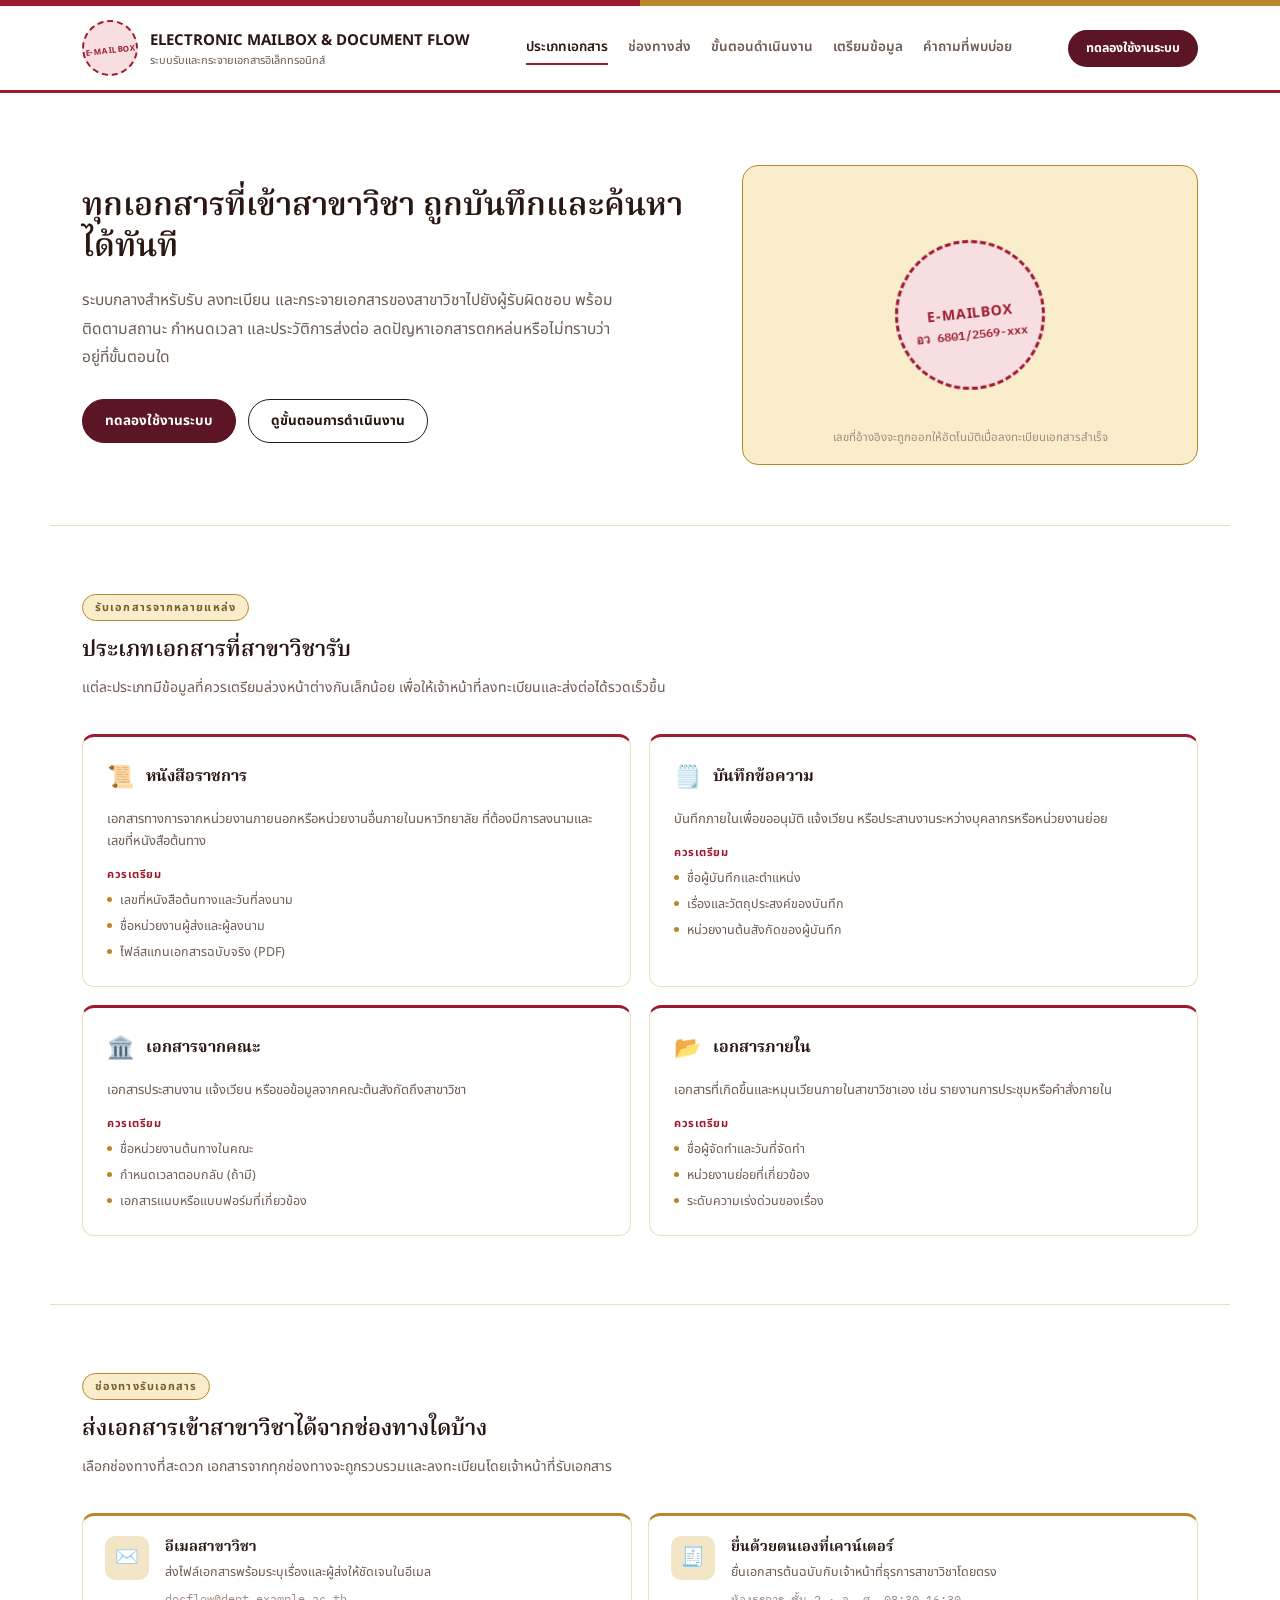
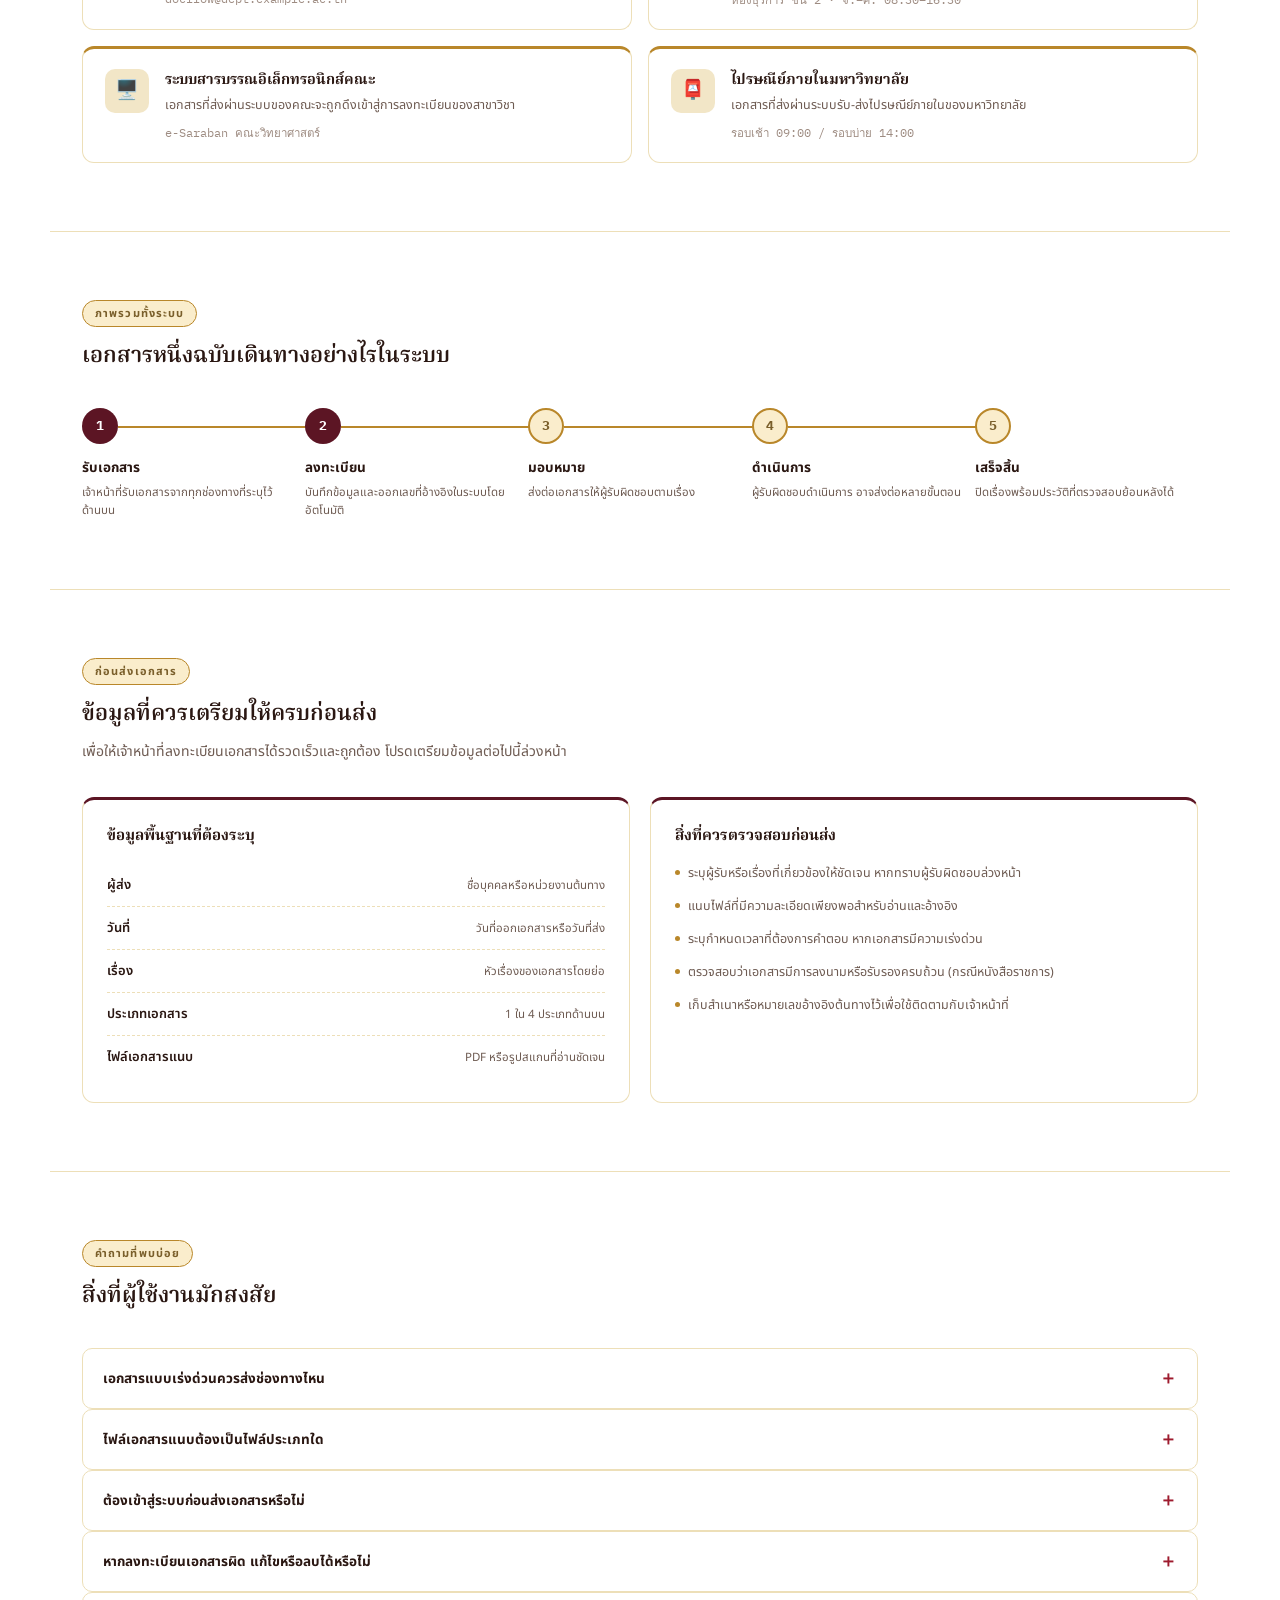
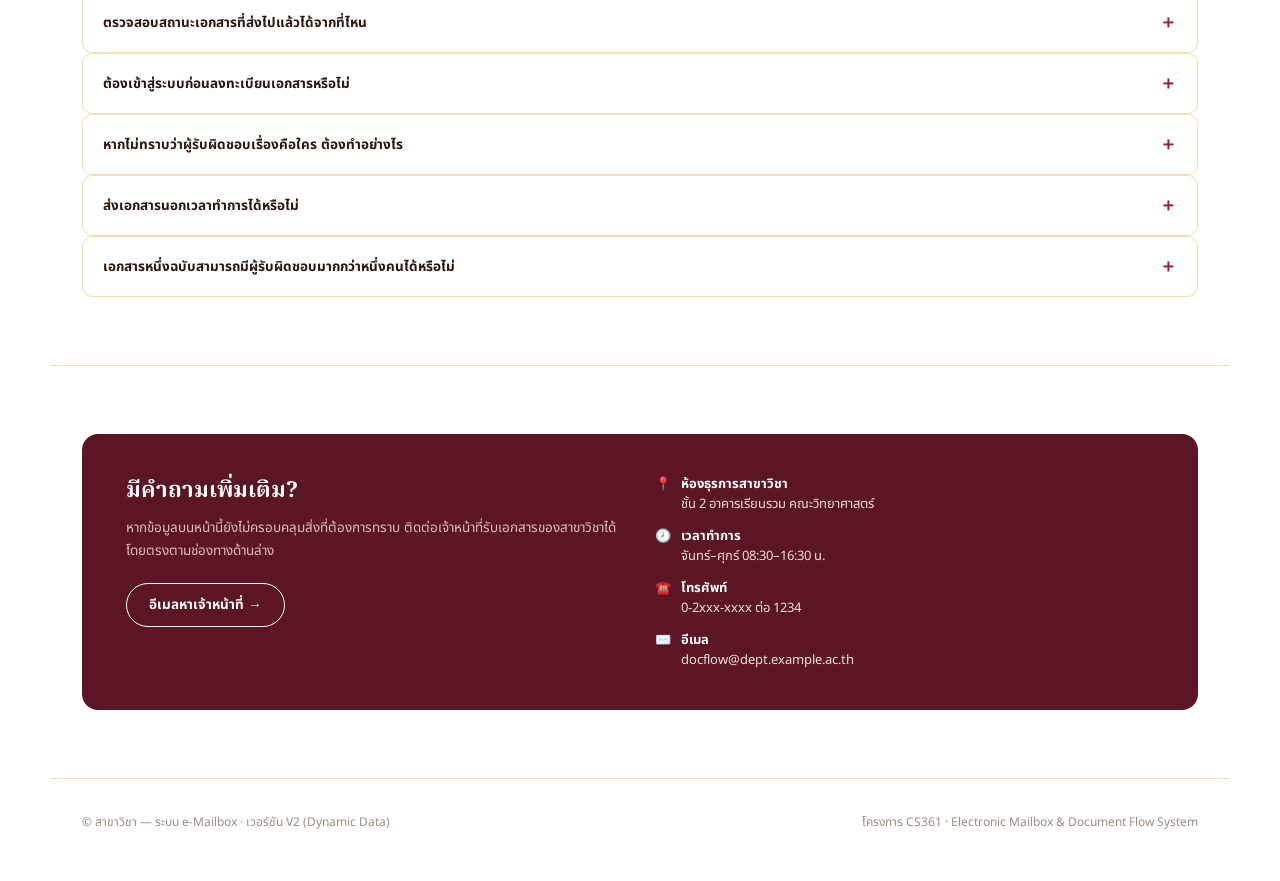
<file: index.html>
<!DOCTYPE html>
<html lang="th">

<head>
  <meta charset="UTF-8">
  <meta name="viewport" content="width=device-width, initial-scale=1.0">
  <title>e-Mailbox </title>
  <link rel="preconnect" href="https://fonts.googleapis.com">
  <link
    href="https://fonts.googleapis.com/css2?family=Noto+Serif+Thai:wght@500;600;700&family=Noto+Sans+Thai:wght@400;500;600;700&family=IBM+Plex+Mono:wght@500;600&display=swap"
    rel="stylesheet">
  <link rel="stylesheet" href="style.css">
</head>

<body>

  <div class="brand-stripe" aria-hidden="true"></div>

  <div class="navbar">
    <div class="navbar-inner">
      <div class="brand">
        <div class="seal">
          <div class="t">E-MAILBOX</div>
        </div>
        <div><span class="brand-name">ELECTRONIC MAILBOX & DOCUMENT FLOW
          </span>
          <div class="brand-sub">ระบบรับและกระจายเอกสารอิเล็กทรอนิกส์</div>
        </div>
      </div>
      <div class="nav-links">
        <a href="#types">ประเภทเอกสาร</a>
        <a href="#channels">ช่องทางส่ง</a>
        <a href="#process">ขั้นตอนดำเนินงาน</a>
        <a href="#prepare">เตรียมข้อมูล</a>
        <a href="#faq">คำถามที่พบบ่อย</a>
      </div>
      <a class="nav-cta" href="staff.html">ทดลองใช้งานระบบ</a>
    </div>
  </div>

  <div class="hero">
    <div>

      <h1>ทุกเอกสารที่เข้าสาขาวิชา ถูกบันทึกและค้นหาได้ทันที</h1>
      <p>ระบบกลางสำหรับรับ ลงทะเบียน และกระจายเอกสารของสาขาวิชาไปยังผู้รับผิดชอบ พร้อมติดตามสถานะ กำหนดเวลา และประวัติการส่งต่อ ลดปัญหาเอกสารตกหล่นหรือไม่ทราบว่าอยู่ที่ขั้นตอนใด
      </p>
      <div class="hero-actions">
        <a class="btn btn-primary" href="staff.html">ทดลองใช้งานระบบ</a>
        <a class="btn" href="#process">ดูขั้นตอนการดำเนินงาน</a>
      </div>
    </div>
    <div class="hero-visual">
      <div class="seal lg">
        <div class="t">E-MAILBOX</div>
        <div class="n">อว 6801/2569-xxx</div>
      </div>
      <div class="hero-visual-cap">เลขที่อ้างอิงจะถูกออกให้อัตโนมัติเมื่อลงทะเบียนเอกสารสำเร็จ</div>
    </div>
  </div>

  <div class="section" id="types">
    <div class="section-head">
      <span class="eyebrow">รับเอกสารจากหลายแหล่ง</span>
      <h2>ประเภทเอกสารที่สาขาวิชารับ</h2>
      <p>แต่ละประเภทมีข้อมูลที่ควรเตรียมล่วงหน้าต่างกันเล็กน้อย เพื่อให้เจ้าหน้าที่ลงทะเบียนและส่งต่อได้รวดเร็วขึ้น</p>
    </div>
    <div class="type-grid">
      <div class="type-card">
        <div class="type-card-head"><span class="glyph">📜</span>
          <h3>หนังสือราชการ</h3>
        </div>
        <p class="desc">เอกสารทางการจากหน่วยงานภายนอกหรือหน่วยงานอื่นภายในมหาวิทยาลัย
          ที่ต้องมีการลงนามและเลขที่หนังสือต้นทาง</p>
        <div class="req-label">ควรเตรียม</div>
        <ul class="req-list">
          <li>เลขที่หนังสือต้นทางและวันที่ลงนาม</li>
          <li>ชื่อหน่วยงานผู้ส่งและผู้ลงนาม</li>
          <li>ไฟล์สแกนเอกสารฉบับจริง (PDF)</li>
        </ul>
      </div>
      <div class="type-card">
        <div class="type-card-head"><span class="glyph">🗒️</span>
          <h3>บันทึกข้อความ</h3>
        </div>
        <p class="desc">บันทึกภายในเพื่อขออนุมัติ แจ้งเวียน หรือประสานงานระหว่างบุคลากรหรือหน่วยงานย่อย</p>
        <div class="req-label">ควรเตรียม</div>
        <ul class="req-list">
          <li>ชื่อผู้บันทึกและตำแหน่ง</li>
          <li>เรื่องและวัตถุประสงค์ของบันทึก</li>
          <li>หน่วยงานต้นสังกัดของผู้บันทึก</li>
        </ul>
      </div>
      <div class="type-card">
        <div class="type-card-head"><span class="glyph">🏛️</span>
          <h3>เอกสารจากคณะ</h3>
        </div>
        <p class="desc">เอกสารประสานงาน แจ้งเวียน หรือขอข้อมูลจากคณะต้นสังกัดถึงสาขาวิชา</p>
        <div class="req-label">ควรเตรียม</div>
        <ul class="req-list">
          <li>ชื่อหน่วยงานต้นทางในคณะ</li>
          <li>กำหนดเวลาตอบกลับ (ถ้ามี)</li>
          <li>เอกสารแนบหรือแบบฟอร์มที่เกี่ยวข้อง</li>
        </ul>
      </div>
      <div class="type-card">
        <div class="type-card-head"><span class="glyph">📂</span>
          <h3>เอกสารภายใน</h3>
        </div>
        <p class="desc">เอกสารที่เกิดขึ้นและหมุนเวียนภายในสาขาวิชาเอง เช่น รายงานการประชุมหรือคำสั่งภายใน</p>
        <div class="req-label">ควรเตรียม</div>
        <ul class="req-list">
          <li>ชื่อผู้จัดทำและวันที่จัดทำ</li>
          <li>หน่วยงานย่อยที่เกี่ยวข้อง</li>
          <li>ระดับความเร่งด่วนของเรื่อง</li>
        </ul>
      </div>
    </div>
  </div>

  <div class="section" id="channels">
    <div class="section-head">
      <span class="eyebrow">ช่องทางรับเอกสาร</span>
      <h2>ส่งเอกสารเข้าสาขาวิชาได้จากช่องทางใดบ้าง</h2>
      <p>เลือกช่องทางที่สะดวก เอกสารจากทุกช่องทางจะถูกรวบรวมและลงทะเบียนโดยเจ้าหน้าที่รับเอกสาร</p>
    </div>
    <div class="channels">
      <div class="channel-card">
        <div class="glyph">✉️</div>
        <div>
          <h3>อีเมลสาขาวิชา</h3>
          <p>ส่งไฟล์เอกสารพร้อมระบุเรื่องและผู้ส่งให้ชัดเจนในอีเมล</p>
          <div class="meta">docflow@dept.example.ac.th</div>
        </div>
      </div>
      <div class="channel-card">
        <div class="glyph">🧾</div>
        <div>
          <h3>ยื่นด้วยตนเองที่เคาน์เตอร์</h3>
          <p>ยื่นเอกสารต้นฉบับกับเจ้าหน้าที่ธุรการสาขาวิชาโดยตรง</p>
          <div class="meta">ห้องธุรการ ชั้น 2 · จ.–ศ. 08:30–16:30</div>
        </div>
      </div>
      <div class="channel-card">
        <div class="glyph">🖥️</div>
        <div>
          <h3>ระบบสารบรรณอิเล็กทรอนิกส์คณะ</h3>
          <p>เอกสารที่ส่งผ่านระบบของคณะจะถูกดึงเข้าสู่การลงทะเบียนของสาขาวิชา</p>
          <div class="meta">e-Saraban คณะวิทยาศาสตร์</div>
        </div>
      </div>
      <div class="channel-card">
        <div class="glyph">📮</div>
        <div>
          <h3>ไปรษณีย์ภายในมหาวิทยาลัย</h3>
          <p>เอกสารที่ส่งผ่านระบบรับ-ส่งไปรษณีย์ภายในของมหาวิทยาลัย</p>
          <div class="meta">รอบเช้า 09:00 / รอบบ่าย 14:00</div>
        </div>
      </div>
    </div>
  </div>

  <div class="section" id="process">
    <div class="section-head">
      <span class="eyebrow">ภาพรวมทั้งระบบ</span>
      <h2>เอกสารหนึ่งฉบับเดินทางอย่างไรในระบบ</h2>
    </div>
    <div class="steps">
      <div class="step">
        <div class="bar"></div>
        <div class="num">1</div>
        <h4>รับเอกสาร</h4>
        <p>เจ้าหน้าที่รับเอกสารจากทุกช่องทางที่ระบุไว้ด้านบน</p>
      </div>
      <div class="step">
        <div class="bar"></div>
        <div class="num">2</div>
        <h4>ลงทะเบียน</h4>
        <p>บันทึกข้อมูลและออกเลขที่อ้างอิงในระบบโดยอัตโนมัติ</p>
      </div>
      <div class="step future">
        <div class="bar"></div>
        <div class="num">3</div>
        <h4>มอบหมาย</h4>
        <p>ส่งต่อเอกสารให้ผู้รับผิดชอบตามเรื่อง</p>
      </div>
      <div class="step future">
        <div class="bar"></div>
        <div class="num">4</div>
        <h4>ดำเนินการ</h4>
        <p>ผู้รับผิดชอบดำเนินการ อาจส่งต่อหลายขั้นตอน</p>
      </div>
      <div class="step future">
        <div class="num">5</div>
        <h4>เสร็จสิ้น</h4>
        <p>ปิดเรื่องพร้อมประวัติที่ตรวจสอบย้อนหลังได้</p>
      </div>
    </div>
  </div>

  <div class="section" id="prepare">
    <div class="section-head">
      <span class="eyebrow">ก่อนส่งเอกสาร</span>
      <h2>ข้อมูลที่ควรเตรียมให้ครบก่อนส่ง</h2>
      <p>เพื่อให้เจ้าหน้าที่ลงทะเบียนเอกสารได้รวดเร็วและถูกต้อง โปรดเตรียมข้อมูลต่อไปนี้ล่วงหน้า</p>
    </div>
    <div class="prep-wrap">
      <div class="prep-card">
        <h3>ข้อมูลพื้นฐานที่ต้องระบุ</h3>
        <div class="field-row"><span class="fname">ผู้ส่ง</span><span class="fnote">ชื่อบุคคลหรือหน่วยงานต้นทาง</span>
        </div>
        <div class="field-row"><span class="fname">วันที่</span><span class="fnote">วันที่ออกเอกสารหรือวันที่ส่ง</span>
        </div>
        <div class="field-row"><span class="fname">เรื่อง</span><span class="fnote">หัวเรื่องของเอกสารโดยย่อ</span>
        </div>
        <div class="field-row"><span class="fname">ประเภทเอกสาร</span><span class="fnote">1 ใน 4 ประเภทด้านบน</span>
        </div>
        <div class="field-row"><span class="fname">ไฟล์เอกสารแนบ</span><span class="fnote">PDF
            หรือรูปสแกนที่อ่านชัดเจน</span></div>
      </div>
      <div class="prep-card">
        <h3>สิ่งที่ควรตรวจสอบก่อนส่ง</h3>
        <ul class="req-list" style="gap:14px;">
          <li>ระบุผู้รับหรือเรื่องที่เกี่ยวข้องให้ชัดเจน หากทราบผู้รับผิดชอบล่วงหน้า</li>
          <li>แนบไฟล์ที่มีความละเอียดเพียงพอสำหรับอ่านและอ้างอิง</li>
          <li>ระบุกำหนดเวลาที่ต้องการคำตอบ หากเอกสารมีความเร่งด่วน</li>
          <li>ตรวจสอบว่าเอกสารมีการลงนามหรือรับรองครบถ้วน (กรณีหนังสือราชการ)</li>
          <li>เก็บสำเนาหรือหมายเลขอ้างอิงต้นทางไว้เพื่อใช้ติดตามกับเจ้าหน้าที่</li>
        </ul>
      </div>
    </div>
  </div>

  <div class="section" id="faq">
    <div class="section-head">
      <span class="eyebrow">คำถามที่พบบ่อย</span>
      <h2>สิ่งที่ผู้ใช้งานมักสงสัย</h2>
    </div>
    <div class="faq-item">
      <button class="faq-q" onclick="toggleFaq(this)">เอกสารแบบเร่งด่วนควรส่งช่องทางไหน<span
          class="plus">＋</span></button>
      <div class="faq-a">
        <div class="faq-a-inner">แนะนำให้ยื่นด้วยตนเองที่เคาน์เตอร์ธุรการ หรือส่งอีเมลพร้อมระบุคำว่า "เร่งด่วน"
          ในหัวเรื่อง เพื่อให้เจ้าหน้าที่จัดลำดับความสำคัญได้ทันที</div>
      </div>
    </div>
    <div class="faq-item">
      <button class="faq-q" onclick="toggleFaq(this)">ไฟล์เอกสารแนบต้องเป็นไฟล์ประเภทใด<span
          class="plus">＋</span></button>
      <div class="faq-a">
        <div class="faq-a-inner">แนะนำเป็นไฟล์ PDF หรือรูปภาพสแกนที่มีความละเอียดเพียงพอต่อการอ่าน
          ขนาดไฟล์ไม่ควรใหญ่เกินไปเพื่อความสะดวกในการส่งผ่านอีเมล</div>
      </div>
    </div>
    <div class="faq-item">
      <button class="faq-q" onclick="toggleFaq(this)">ต้องเข้าสู่ระบบก่อนส่งเอกสารหรือไม่<span
          class="plus">＋</span></button>
      <div class="faq-a">
        <div class="faq-a-inner">ไม่ต้อง หน้าข้อมูลนี้เปิดให้ดูได้โดยไม่ต้องเข้าสู่ระบบ
          การส่งเอกสารทำได้ผ่านช่องทางที่ระบุไว้ด้านบน เช่น อีเมลหรือยื่นด้วยตนเองที่เคาน์เตอร์</div>
      </div>
    </div>
    <div class="faq-item">
      <button class="faq-q" onclick="toggleFaq(this)">หากลงทะเบียนเอกสารผิด แก้ไขหรือลบได้หรือไม่<span
          class="plus">＋</span></button>
      <div class="faq-a">
        <div class="faq-a-inner">การแก้ไขหรือลบเอกสารที่ลงทะเบียนแล้วต้องทำผ่านเจ้าหน้าที่รับเอกสาร
          เพื่อให้ประวัติของเอกสารยังคงถูกต้องและตรวจสอบย้อนหลังได้</div>
      </div>
    </div>
    <div class="faq-item">
      <button class="faq-q" onclick="toggleFaq(this)">ตรวจสอบสถานะเอกสารที่ส่งไปแล้วได้จากที่ไหน<span
          class="plus">＋</span></button>
      <div class="faq-a">
        <div class="faq-a-inner">เจ้าหน้าที่ค้นหาได้จากพื้นที่ทำงานเจ้าหน้าที่ (ปุ่ม "ทดลองใช้งานระบบ" ด้านบน)
          โดยพิมพ์เลขที่อ้างอิง เรื่อง หรือชื่อผู้ส่งที่ใช้ตอนลงทะเบียน</div>
      </div>
    </div>
    <div class="faq-item">
      <button class="faq-q" onclick="toggleFaq(this)">ต้องเข้าสู่ระบบก่อนลงทะเบียนเอกสารหรือไม่<span
          class="plus">＋</span></button>
      <div class="faq-a">
        <div class="faq-a-inner">ไม่ต้อง พื้นที่ทำงานเจ้าหน้าที่เปิดให้ลงทะเบียนและค้นหาเอกสารได้โดยยังไม่ต้องเข้าสู่ระบบ
          การกำหนดสิทธิ์ผู้ใช้งานจะถูกเพิ่มในระยะถัดไปของโครงการ</div>
      </div>
    </div>
    <div class="faq-item">
      <button class="faq-q" onclick="toggleFaq(this)">หากไม่ทราบว่าผู้รับผิดชอบเรื่องคือใคร ต้องทำอย่างไร<span
          class="plus">＋</span></button>
      <div class="faq-a">
        <div class="faq-a-inner">ไม่จำเป็นต้องระบุผู้รับผิดชอบมาล่วงหน้า เพียงระบุเรื่องและรายละเอียดให้ชัดเจนที่สุด
          เจ้าหน้าที่รับเอกสารจะเป็นผู้พิจารณาส่งต่อให้ผู้เกี่ยวข้องในขั้นตอนถัดไป</div>
      </div>
    </div>
    <div class="faq-item">
      <button class="faq-q" onclick="toggleFaq(this)">ส่งเอกสารนอกเวลาทำการได้หรือไม่<span
          class="plus">＋</span></button>
      <div class="faq-a">
        <div class="faq-a-inner">ส่งผ่านอีเมลสาขาวิชาหรือระบบสารบรรณอิเล็กทรอนิกส์ของคณะได้ตลอดเวลา
          ส่วนการยื่นด้วยตนเองที่เคาน์เตอร์ต้องอยู่ในเวลาทำการ จันทร์–ศุกร์ 08:30–16:30 น. เท่านั้น</div>
      </div>
    </div>
    <div class="faq-item">
      <button class="faq-q" onclick="toggleFaq(this)">เอกสารหนึ่งฉบับสามารถมีผู้รับผิดชอบมากกว่าหนึ่งคนได้หรือไม่<span
          class="plus">＋</span></button>
      <div class="faq-a">
        <div class="faq-a-inner">ได้ เอกสารบางประเภทอาจต้องผ่านผู้รับผิดชอบหลายคนหรือหลายขั้นตอนตามลำดับ
          ก่อนจะถือว่าดำเนินการเสร็จสิ้น</div>
      </div>
    </div>
  </div>

  <div class="section" id="contact" style="border-bottom:none;">
    <div class="contact-band">
      <div>
        <h2>มีคำถามเพิ่มเติม?</h2>
        <p>หากข้อมูลบนหน้านี้ยังไม่ครอบคลุมสิ่งที่ต้องการทราบ
          ติดต่อเจ้าหน้าที่รับเอกสารของสาขาวิชาได้โดยตรงตามช่องทางด้านล่าง</p>
        <a class="btn" style="border-color:#fff;color:#fff;" href="mailto:docflow@dept.example.ac.th">อีเมลหาเจ้าหน้าที่
          →</a>
      </div>
      <ul class="contact-list">
        <li>📍 <span><b>ห้องธุรการสาขาวิชา</b><br>ชั้น 2 อาคารเรียนรวม คณะวิทยาศาสตร์</span></li>
        <li>🕗 <span><b>เวลาทำการ</b><br>จันทร์–ศุกร์ 08:30–16:30 น.</span></li>
        <li>☎️ <span><b>โทรศัพท์</b><br>0-2xxx-xxxx ต่อ 1234</span></li>
        <li>✉️ <span><b>อีเมล</b><br>docflow@dept.example.ac.th</span></li>
      </ul>
    </div>
  </div>

  <footer>
    <div>© สาขาวิชา — ระบบ e-Mailbox · เวอร์ชัน V2 (Dynamic Data)</div>
    <div>โครงการ CS361 · Electronic Mailbox &amp; Document Flow System</div>
  </footer>

  <button class="back-top" id="backTop" onclick="window.scrollTo({top:0,behavior:'smooth'})">↑</button>

  <script src="script.js"></script>
</body>

</html>
</file>
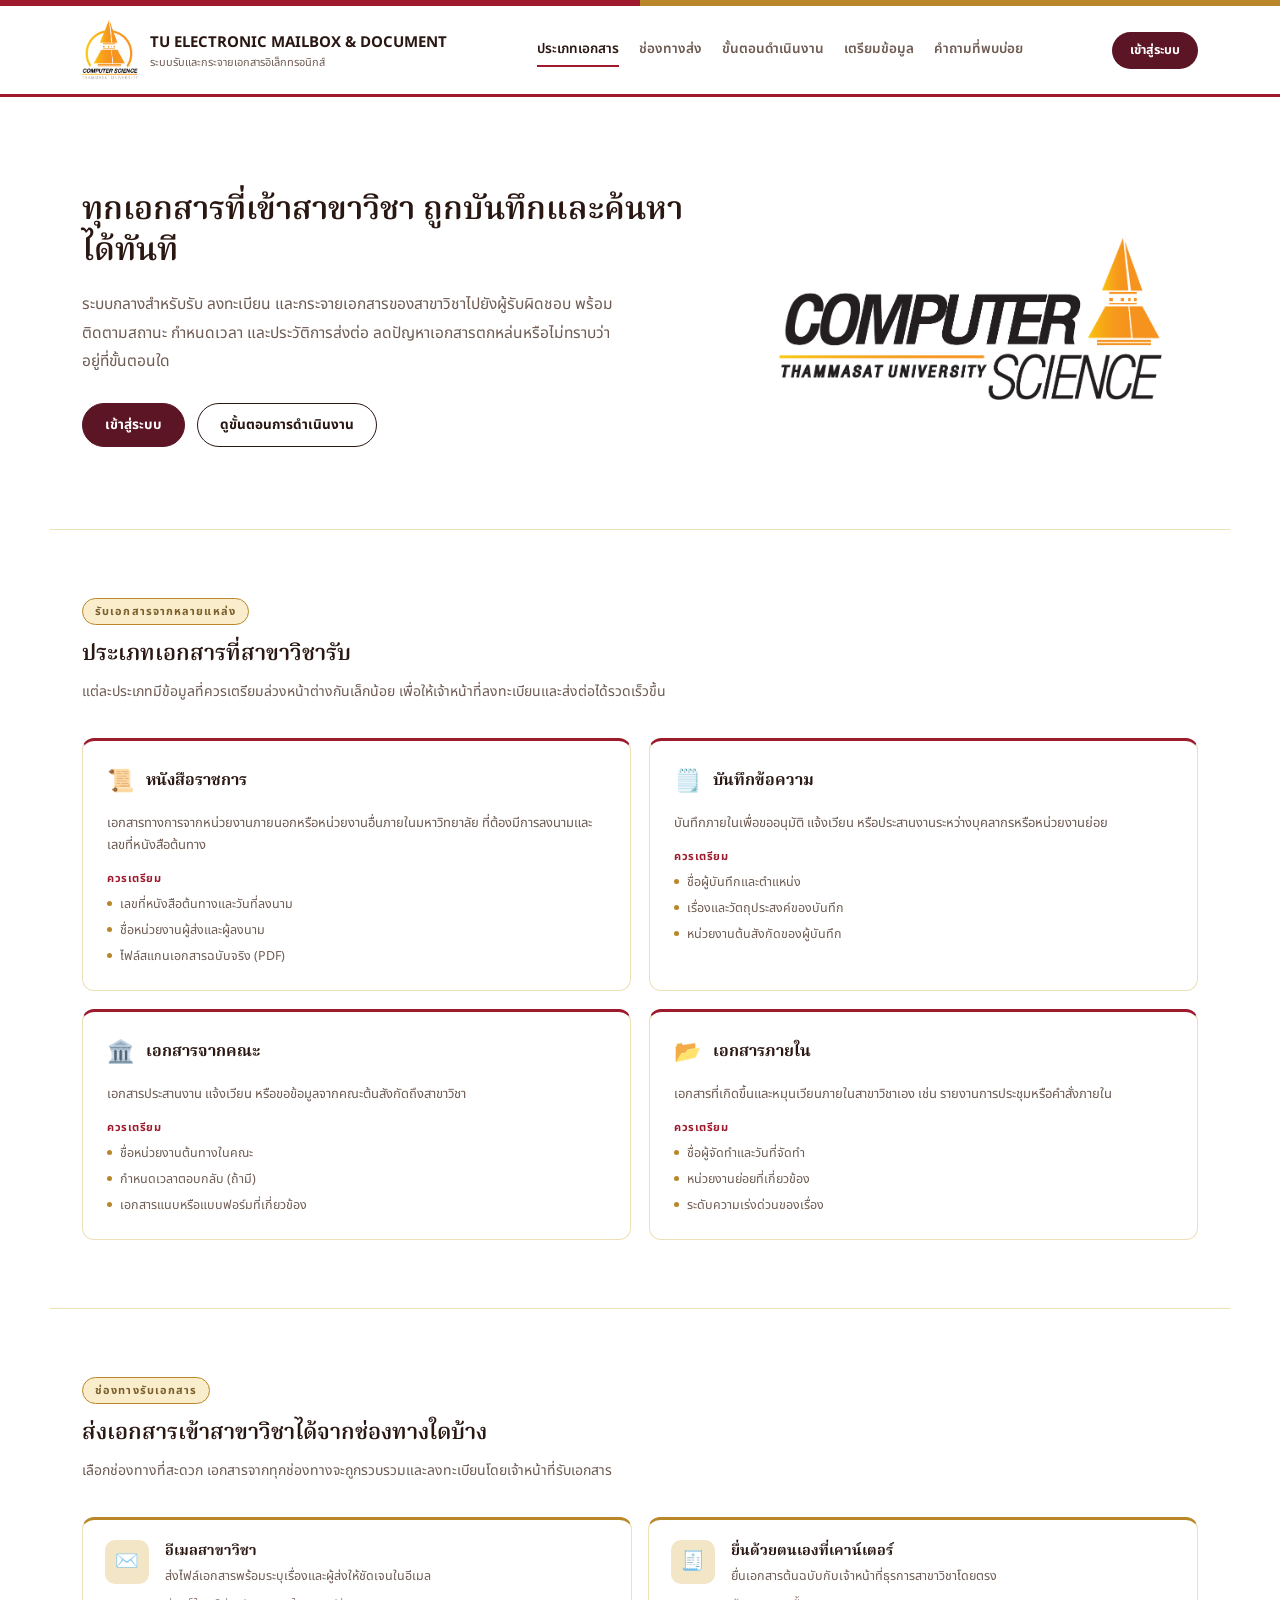
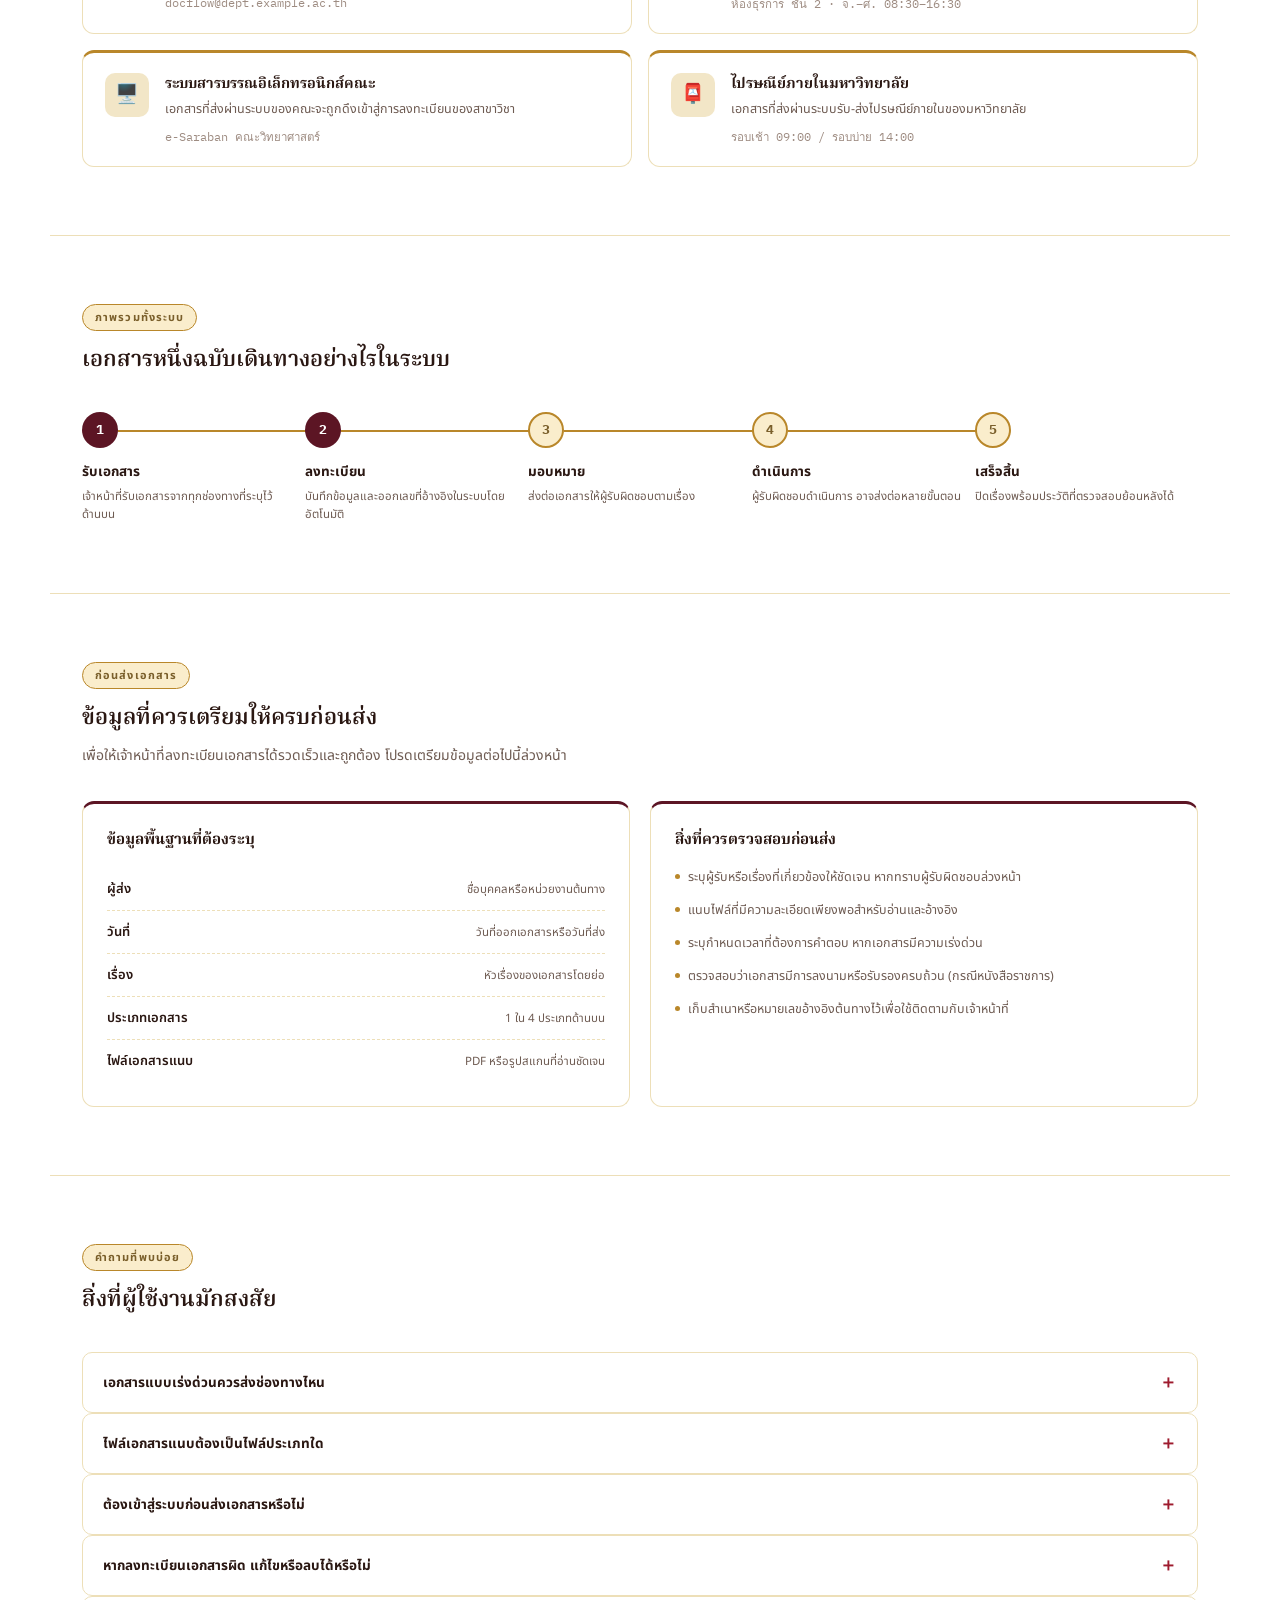
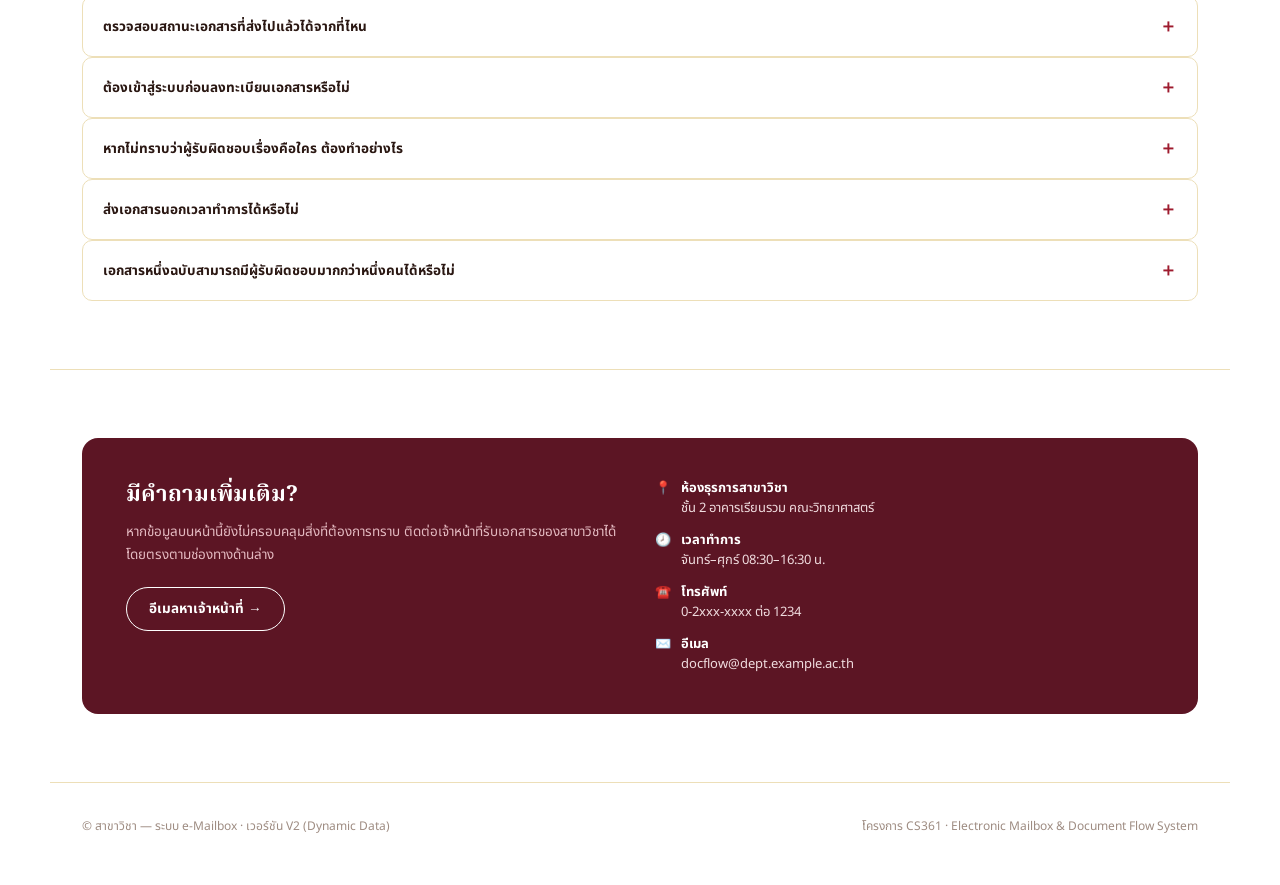
<file: src/main/resources/static/index.html>
<!DOCTYPE html>
<html lang="th">

<head>
  <meta charset="UTF-8">
  <meta name="viewport" content="width=device-width, initial-scale=1.0">
  <title>e-Mailbox </title>
  <link rel="preconnect" href="https://fonts.googleapis.com">
  <link
    href="https://fonts.googleapis.com/css2?family=Noto+Serif+Thai:wght@500;600;700&family=Noto+Sans+Thai:wght@400;500;600;700&family=IBM+Plex+Mono:wght@500;600&display=swap"
    rel="stylesheet">
  <link rel="stylesheet" href="assets/css/style.css">
</head>

<body>

  <div class="brand-stripe" aria-hidden="true"></div>

  <div class="navbar">
    <div class="navbar-inner">
      <div class="brand">
        <img class="brand-logo" src="images/thammasat-logo.png" alt="ตราสัญลักษณ์มหาวิทยาลัยธรรมศาสตร์">
        <div><span class="brand-name">TU ELECTRONIC MAILBOX & DOCUMENT
          </span>
          <div class="brand-sub">ระบบรับและกระจายเอกสารอิเล็กทรอนิกส์</div>
        </div>
      </div>
      <div class="nav-links">
        <a href="#types">ประเภทเอกสาร</a>
        <a href="#channels">ช่องทางส่ง</a>
        <a href="#process">ขั้นตอนดำเนินงาน</a>
        <a href="#prepare">เตรียมข้อมูล</a>
        <a href="#faq">คำถามที่พบบ่อย</a>
      </div>
      <a class="nav-cta" href="login.html">เข้าสู่ระบบ</a>
    </div>
  </div>

  <div class="hero">
    <div>

      <h1>ทุกเอกสารที่เข้าสาขาวิชา ถูกบันทึกและค้นหาได้ทันที</h1>
      <p>ระบบกลางสำหรับรับ ลงทะเบียน และกระจายเอกสารของสาขาวิชาไปยังผู้รับผิดชอบ พร้อมติดตามสถานะ กำหนดเวลา และประวัติการส่งต่อ ลดปัญหาเอกสารตกหล่นหรือไม่ทราบว่าอยู่ที่ขั้นตอนใด
      </p>
      <div class="hero-actions">
        <a class="btn btn-primary" href="login.html">เข้าสู่ระบบ</a>
        <a class="btn" href="#process">ดูขั้นตอนการดำเนินงาน</a>
      </div>
    </div>
    <div class="hero-visual">
      <img class="hero-logo" src="images/computer-science-logo.png" alt="ตราสัญลักษณ์สาขาวิชาวิทยาการคอมพิวเตอร์ มหาวิทยาลัยธรรมศาสตร์">
    </div>
  </div>

  <div class="section" id="types">
    <div class="section-head">
      <span class="eyebrow">รับเอกสารจากหลายแหล่ง</span>
      <h2>ประเภทเอกสารที่สาขาวิชารับ</h2>
      <p>แต่ละประเภทมีข้อมูลที่ควรเตรียมล่วงหน้าต่างกันเล็กน้อย เพื่อให้เจ้าหน้าที่ลงทะเบียนและส่งต่อได้รวดเร็วขึ้น</p>
    </div>
    <div class="type-grid">
      <div class="type-card">
        <div class="type-card-head"><span class="glyph">📜</span>
          <h3>หนังสือราชการ</h3>
        </div>
        <p class="desc">เอกสารทางการจากหน่วยงานภายนอกหรือหน่วยงานอื่นภายในมหาวิทยาลัย
          ที่ต้องมีการลงนามและเลขที่หนังสือต้นทาง</p>
        <div class="req-label">ควรเตรียม</div>
        <ul class="req-list">
          <li>เลขที่หนังสือต้นทางและวันที่ลงนาม</li>
          <li>ชื่อหน่วยงานผู้ส่งและผู้ลงนาม</li>
          <li>ไฟล์สแกนเอกสารฉบับจริง (PDF)</li>
        </ul>
      </div>
      <div class="type-card">
        <div class="type-card-head"><span class="glyph">🗒️</span>
          <h3>บันทึกข้อความ</h3>
        </div>
        <p class="desc">บันทึกภายในเพื่อขออนุมัติ แจ้งเวียน หรือประสานงานระหว่างบุคลากรหรือหน่วยงานย่อย</p>
        <div class="req-label">ควรเตรียม</div>
        <ul class="req-list">
          <li>ชื่อผู้บันทึกและตำแหน่ง</li>
          <li>เรื่องและวัตถุประสงค์ของบันทึก</li>
          <li>หน่วยงานต้นสังกัดของผู้บันทึก</li>
        </ul>
      </div>
      <div class="type-card">
        <div class="type-card-head"><span class="glyph">🏛️</span>
          <h3>เอกสารจากคณะ</h3>
        </div>
        <p class="desc">เอกสารประสานงาน แจ้งเวียน หรือขอข้อมูลจากคณะต้นสังกัดถึงสาขาวิชา</p>
        <div class="req-label">ควรเตรียม</div>
        <ul class="req-list">
          <li>ชื่อหน่วยงานต้นทางในคณะ</li>
          <li>กำหนดเวลาตอบกลับ (ถ้ามี)</li>
          <li>เอกสารแนบหรือแบบฟอร์มที่เกี่ยวข้อง</li>
        </ul>
      </div>
      <div class="type-card">
        <div class="type-card-head"><span class="glyph">📂</span>
          <h3>เอกสารภายใน</h3>
        </div>
        <p class="desc">เอกสารที่เกิดขึ้นและหมุนเวียนภายในสาขาวิชาเอง เช่น รายงานการประชุมหรือคำสั่งภายใน</p>
        <div class="req-label">ควรเตรียม</div>
        <ul class="req-list">
          <li>ชื่อผู้จัดทำและวันที่จัดทำ</li>
          <li>หน่วยงานย่อยที่เกี่ยวข้อง</li>
          <li>ระดับความเร่งด่วนของเรื่อง</li>
        </ul>
      </div>
    </div>
  </div>

  <div class="section" id="channels">
    <div class="section-head">
      <span class="eyebrow">ช่องทางรับเอกสาร</span>
      <h2>ส่งเอกสารเข้าสาขาวิชาได้จากช่องทางใดบ้าง</h2>
      <p>เลือกช่องทางที่สะดวก เอกสารจากทุกช่องทางจะถูกรวบรวมและลงทะเบียนโดยเจ้าหน้าที่รับเอกสาร</p>
    </div>
    <div class="channels">
      <div class="channel-card">
        <div class="glyph">✉️</div>
        <div>
          <h3>อีเมลสาขาวิชา</h3>
          <p>ส่งไฟล์เอกสารพร้อมระบุเรื่องและผู้ส่งให้ชัดเจนในอีเมล</p>
          <div class="meta">docflow@dept.example.ac.th</div>
        </div>
      </div>
      <div class="channel-card">
        <div class="glyph">🧾</div>
        <div>
          <h3>ยื่นด้วยตนเองที่เคาน์เตอร์</h3>
          <p>ยื่นเอกสารต้นฉบับกับเจ้าหน้าที่ธุรการสาขาวิชาโดยตรง</p>
          <div class="meta">ห้องธุรการ ชั้น 2 · จ.–ศ. 08:30–16:30</div>
        </div>
      </div>
      <div class="channel-card">
        <div class="glyph">🖥️</div>
        <div>
          <h3>ระบบสารบรรณอิเล็กทรอนิกส์คณะ</h3>
          <p>เอกสารที่ส่งผ่านระบบของคณะจะถูกดึงเข้าสู่การลงทะเบียนของสาขาวิชา</p>
          <div class="meta">e-Saraban คณะวิทยาศาสตร์</div>
        </div>
      </div>
      <div class="channel-card">
        <div class="glyph">📮</div>
        <div>
          <h3>ไปรษณีย์ภายในมหาวิทยาลัย</h3>
          <p>เอกสารที่ส่งผ่านระบบรับ-ส่งไปรษณีย์ภายในของมหาวิทยาลัย</p>
          <div class="meta">รอบเช้า 09:00 / รอบบ่าย 14:00</div>
        </div>
      </div>
    </div>
  </div>

  <div class="section" id="process">
    <div class="section-head">
      <span class="eyebrow">ภาพรวมทั้งระบบ</span>
      <h2>เอกสารหนึ่งฉบับเดินทางอย่างไรในระบบ</h2>
    </div>
    <div class="steps">
      <div class="step">
        <div class="bar"></div>
        <div class="num">1</div>
        <h4>รับเอกสาร</h4>
        <p>เจ้าหน้าที่รับเอกสารจากทุกช่องทางที่ระบุไว้ด้านบน</p>
      </div>
      <div class="step">
        <div class="bar"></div>
        <div class="num">2</div>
        <h4>ลงทะเบียน</h4>
        <p>บันทึกข้อมูลและออกเลขที่อ้างอิงในระบบโดยอัตโนมัติ</p>
      </div>
      <div class="step future">
        <div class="bar"></div>
        <div class="num">3</div>
        <h4>มอบหมาย</h4>
        <p>ส่งต่อเอกสารให้ผู้รับผิดชอบตามเรื่อง</p>
      </div>
      <div class="step future">
        <div class="bar"></div>
        <div class="num">4</div>
        <h4>ดำเนินการ</h4>
        <p>ผู้รับผิดชอบดำเนินการ อาจส่งต่อหลายขั้นตอน</p>
      </div>
      <div class="step future">
        <div class="num">5</div>
        <h4>เสร็จสิ้น</h4>
        <p>ปิดเรื่องพร้อมประวัติที่ตรวจสอบย้อนหลังได้</p>
      </div>
    </div>
  </div>

  <div class="section" id="prepare">
    <div class="section-head">
      <span class="eyebrow">ก่อนส่งเอกสาร</span>
      <h2>ข้อมูลที่ควรเตรียมให้ครบก่อนส่ง</h2>
      <p>เพื่อให้เจ้าหน้าที่ลงทะเบียนเอกสารได้รวดเร็วและถูกต้อง โปรดเตรียมข้อมูลต่อไปนี้ล่วงหน้า</p>
    </div>
    <div class="prep-wrap">
      <div class="prep-card">
        <h3>ข้อมูลพื้นฐานที่ต้องระบุ</h3>
        <div class="field-row"><span class="fname">ผู้ส่ง</span><span class="fnote">ชื่อบุคคลหรือหน่วยงานต้นทาง</span>
        </div>
        <div class="field-row"><span class="fname">วันที่</span><span class="fnote">วันที่ออกเอกสารหรือวันที่ส่ง</span>
        </div>
        <div class="field-row"><span class="fname">เรื่อง</span><span class="fnote">หัวเรื่องของเอกสารโดยย่อ</span>
        </div>
        <div class="field-row"><span class="fname">ประเภทเอกสาร</span><span class="fnote">1 ใน 4 ประเภทด้านบน</span>
        </div>
        <div class="field-row"><span class="fname">ไฟล์เอกสารแนบ</span><span class="fnote">PDF
            หรือรูปสแกนที่อ่านชัดเจน</span></div>
      </div>
      <div class="prep-card">
        <h3>สิ่งที่ควรตรวจสอบก่อนส่ง</h3>
        <ul class="req-list" style="gap:14px;">
          <li>ระบุผู้รับหรือเรื่องที่เกี่ยวข้องให้ชัดเจน หากทราบผู้รับผิดชอบล่วงหน้า</li>
          <li>แนบไฟล์ที่มีความละเอียดเพียงพอสำหรับอ่านและอ้างอิง</li>
          <li>ระบุกำหนดเวลาที่ต้องการคำตอบ หากเอกสารมีความเร่งด่วน</li>
          <li>ตรวจสอบว่าเอกสารมีการลงนามหรือรับรองครบถ้วน (กรณีหนังสือราชการ)</li>
          <li>เก็บสำเนาหรือหมายเลขอ้างอิงต้นทางไว้เพื่อใช้ติดตามกับเจ้าหน้าที่</li>
        </ul>
      </div>
    </div>
  </div>

  <div class="section" id="faq">
    <div class="section-head">
      <span class="eyebrow">คำถามที่พบบ่อย</span>
      <h2>สิ่งที่ผู้ใช้งานมักสงสัย</h2>
    </div>
    <div class="faq-item">
      <button class="faq-q" onclick="toggleFaq(this)">เอกสารแบบเร่งด่วนควรส่งช่องทางไหน<span
          class="plus">＋</span></button>
      <div class="faq-a">
        <div class="faq-a-inner">แนะนำให้ยื่นด้วยตนเองที่เคาน์เตอร์ธุรการ หรือส่งอีเมลพร้อมระบุคำว่า "เร่งด่วน"
          ในหัวเรื่อง เพื่อให้เจ้าหน้าที่จัดลำดับความสำคัญได้ทันที</div>
      </div>
    </div>
    <div class="faq-item">
      <button class="faq-q" onclick="toggleFaq(this)">ไฟล์เอกสารแนบต้องเป็นไฟล์ประเภทใด<span
          class="plus">＋</span></button>
      <div class="faq-a">
        <div class="faq-a-inner">แนะนำเป็นไฟล์ PDF หรือรูปภาพสแกนที่มีความละเอียดเพียงพอต่อการอ่าน
          ขนาดไฟล์ไม่ควรใหญ่เกินไปเพื่อความสะดวกในการส่งผ่านอีเมล</div>
      </div>
    </div>
    <div class="faq-item">
      <button class="faq-q" onclick="toggleFaq(this)">ต้องเข้าสู่ระบบก่อนส่งเอกสารหรือไม่<span
          class="plus">＋</span></button>
      <div class="faq-a">
        <div class="faq-a-inner">ไม่ต้อง หน้าข้อมูลนี้เปิดให้ดูได้โดยไม่ต้องเข้าสู่ระบบ
          การส่งเอกสารทำได้ผ่านช่องทางที่ระบุไว้ด้านบน เช่น อีเมลหรือยื่นด้วยตนเองที่เคาน์เตอร์</div>
      </div>
    </div>
    <div class="faq-item">
      <button class="faq-q" onclick="toggleFaq(this)">หากลงทะเบียนเอกสารผิด แก้ไขหรือลบได้หรือไม่<span
          class="plus">＋</span></button>
      <div class="faq-a">
        <div class="faq-a-inner">การแก้ไขหรือลบเอกสารที่ลงทะเบียนแล้วต้องทำผ่านเจ้าหน้าที่รับเอกสาร
          เพื่อให้ประวัติของเอกสารยังคงถูกต้องและตรวจสอบย้อนหลังได้</div>
      </div>
    </div>
    <div class="faq-item">
      <button class="faq-q" onclick="toggleFaq(this)">ตรวจสอบสถานะเอกสารที่ส่งไปแล้วได้จากที่ไหน<span
          class="plus">＋</span></button>
      <div class="faq-a">
        <div class="faq-a-inner">เจ้าหน้าที่ค้นหาได้จากพื้นที่ทำงานเจ้าหน้าที่ (ปุ่ม "ทดลองใช้งานระบบ" ด้านบน)
          โดยพิมพ์เลขที่อ้างอิง เรื่อง หรือชื่อผู้ส่งที่ใช้ตอนลงทะเบียน</div>
      </div>
    </div>
    <div class="faq-item">
      <button class="faq-q" onclick="toggleFaq(this)">ต้องเข้าสู่ระบบก่อนลงทะเบียนเอกสารหรือไม่<span
          class="plus">＋</span></button>
      <div class="faq-a">
        <div class="faq-a-inner">ไม่ต้อง พื้นที่ทำงานเจ้าหน้าที่เปิดให้ลงทะเบียนและค้นหาเอกสารได้โดยยังไม่ต้องเข้าสู่ระบบ
          การกำหนดสิทธิ์ผู้ใช้งานจะถูกเพิ่มในระยะถัดไปของโครงการ</div>
      </div>
    </div>
    <div class="faq-item">
      <button class="faq-q" onclick="toggleFaq(this)">หากไม่ทราบว่าผู้รับผิดชอบเรื่องคือใคร ต้องทำอย่างไร<span
          class="plus">＋</span></button>
      <div class="faq-a">
        <div class="faq-a-inner">ไม่จำเป็นต้องระบุผู้รับผิดชอบมาล่วงหน้า เพียงระบุเรื่องและรายละเอียดให้ชัดเจนที่สุด
          เจ้าหน้าที่รับเอกสารจะเป็นผู้พิจารณาส่งต่อให้ผู้เกี่ยวข้องในขั้นตอนถัดไป</div>
      </div>
    </div>
    <div class="faq-item">
      <button class="faq-q" onclick="toggleFaq(this)">ส่งเอกสารนอกเวลาทำการได้หรือไม่<span
          class="plus">＋</span></button>
      <div class="faq-a">
        <div class="faq-a-inner">ส่งผ่านอีเมลสาขาวิชาหรือระบบสารบรรณอิเล็กทรอนิกส์ของคณะได้ตลอดเวลา
          ส่วนการยื่นด้วยตนเองที่เคาน์เตอร์ต้องอยู่ในเวลาทำการ จันทร์–ศุกร์ 08:30–16:30 น. เท่านั้น</div>
      </div>
    </div>
    <div class="faq-item">
      <button class="faq-q" onclick="toggleFaq(this)">เอกสารหนึ่งฉบับสามารถมีผู้รับผิดชอบมากกว่าหนึ่งคนได้หรือไม่<span
          class="plus">＋</span></button>
      <div class="faq-a">
        <div class="faq-a-inner">ได้ เอกสารบางประเภทอาจต้องผ่านผู้รับผิดชอบหลายคนหรือหลายขั้นตอนตามลำดับ
          ก่อนจะถือว่าดำเนินการเสร็จสิ้น</div>
      </div>
    </div>
  </div>

  <div class="section" id="contact" style="border-bottom:none;">
    <div class="contact-band">
      <div>
        <h2>มีคำถามเพิ่มเติม?</h2>
        <p>หากข้อมูลบนหน้านี้ยังไม่ครอบคลุมสิ่งที่ต้องการทราบ
          ติดต่อเจ้าหน้าที่รับเอกสารของสาขาวิชาได้โดยตรงตามช่องทางด้านล่าง</p>
        <a class="btn" style="border-color:#fff;color:#fff;" href="mailto:docflow@dept.example.ac.th">อีเมลหาเจ้าหน้าที่
          →</a>
      </div>
      <ul class="contact-list">
        <li>📍 <span><b>ห้องธุรการสาขาวิชา</b><br>ชั้น 2 อาคารเรียนรวม คณะวิทยาศาสตร์</span></li>
        <li>🕗 <span><b>เวลาทำการ</b><br>จันทร์–ศุกร์ 08:30–16:30 น.</span></li>
        <li>☎️ <span><b>โทรศัพท์</b><br>0-2xxx-xxxx ต่อ 1234</span></li>
        <li>✉️ <span><b>อีเมล</b><br>docflow@dept.example.ac.th</span></li>
      </ul>
    </div>
  </div>

  <footer>
    <div>© สาขาวิชา — ระบบ e-Mailbox · เวอร์ชัน V2 (Dynamic Data)</div>
    <div>โครงการ CS361 · Electronic Mailbox &amp; Document Flow System</div>
  </footer>

  <button class="back-top" id="backTop" onclick="window.scrollTo({top:0,behavior:'smooth'})">↑</button>

  <script src="assets/js/status.js"></script>
  <script src="assets/js/script.js"></script>
</body>

</html>
</file>
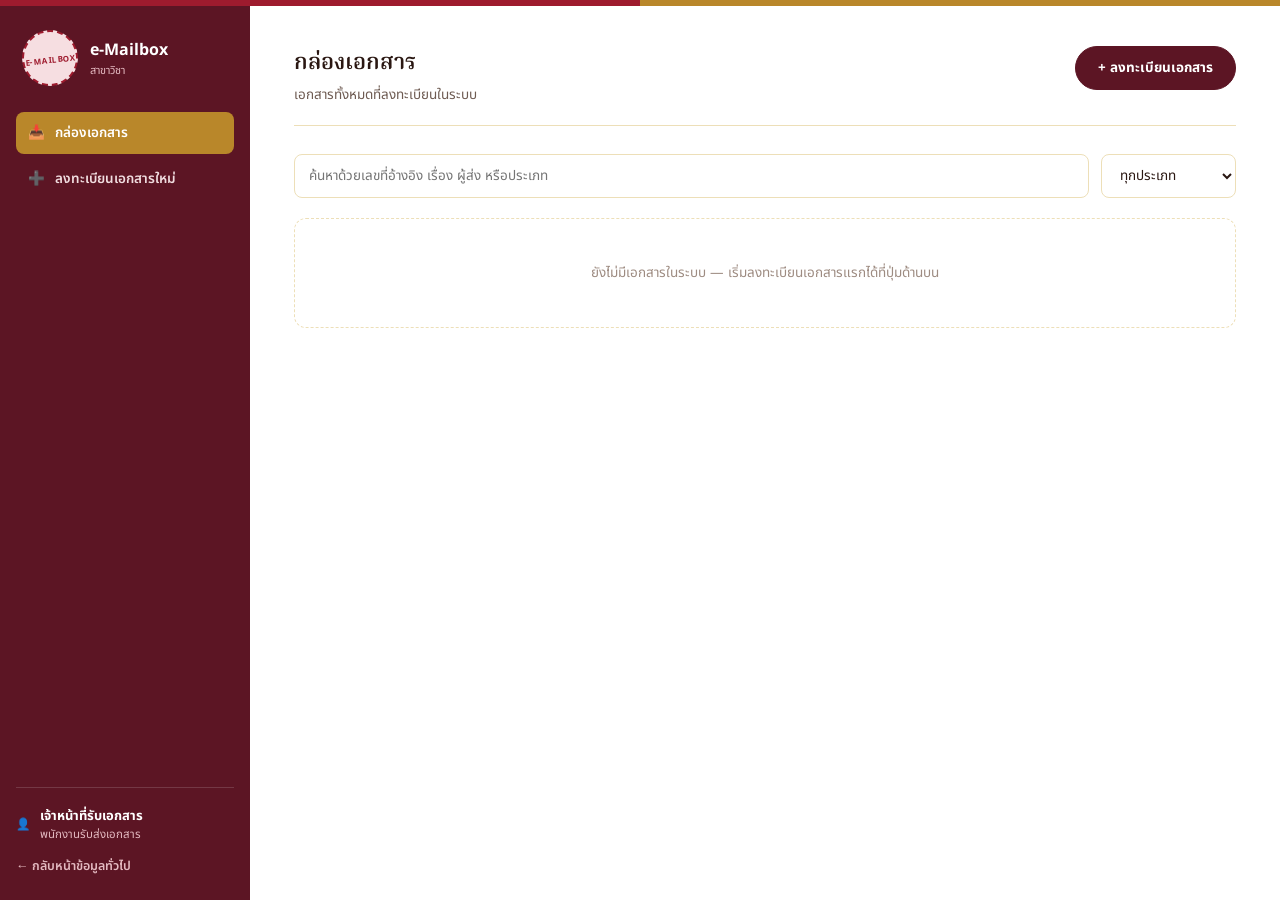
<file: staff.html>
<!DOCTYPE html>
<html lang="th">

<head>
  <meta charset="UTF-8">
  <meta name="viewport" content="width=device-width, initial-scale=1.0">
  <title>พื้นที่ทำงานเจ้าหน้าที่ · e-Mailbox</title>
  <link rel="preconnect" href="https://fonts.googleapis.com">
  <link
    href="https://fonts.googleapis.com/css2?family=Noto+Serif+Thai:wght@500;600;700&family=Noto+Sans+Thai:wght@400;500;600;700&family=IBM+Plex+Mono:wght@500;600&display=swap"
    rel="stylesheet">
  <link rel="stylesheet" href="style.css">
</head>

<body>

  <div class="brand-stripe" aria-hidden="true"></div>

  <div class="app-shell">

    <aside class="app-sidebar">
      <div class="brand">
        <div class="seal">
          <div class="t">E-MAILBOX</div>
        </div>
        <div>
          <div class="brand-name">e-Mailbox</div>
          <div class="brand-sub">สาขาวิชา</div>
        </div>
      </div>

      <nav>
        <button class="app-nav-item active" data-view="inbox" onclick="goView('inbox')">
          <span>📥</span> กล่องเอกสาร
        </button>
        <button class="app-nav-item" data-view="register" onclick="goView('register')">
          <span>➕</span> ลงทะเบียนเอกสารใหม่
        </button>
      </nav>

      <div class="app-sidebar-foot">
        <div class="app-role-chip">
          <span>👤</span>
          <div><b>เจ้าหน้าที่รับเอกสาร</b>พนักงานรับส่งเอกสาร</div>
        </div>
        <a class="app-back-link" href="index.html">← กลับหน้าข้อมูลทั่วไป</a>
      </div>
    </aside>

    <main class="app-main">

      <div class="app-topbar">
        <div>
          <h1 id="appTitle">กล่องเอกสาร</h1>
          <div class="sub" id="appSub">เอกสารทั้งหมดที่ลงทะเบียนในระบบ</div>
        </div>
        <button class="btn btn-primary" onclick="goView('register')">+ ลงทะเบียนเอกสาร</button>
      </div>

      <!-- ===== View: Inbox (browse + search) ===== -->
      <div id="view-inbox">
        <div class="doc-search-bar">
          <input type="search" id="docSearch" placeholder="ค้นหาด้วยเลขที่อ้างอิง เรื่อง ผู้ส่ง หรือประเภท">
          <select id="docTypeFilter">
            <option value="">ทุกประเภท</option>
            <option>หนังสือราชการ</option>
            <option>บันทึกข้อความ</option>
            <option>เอกสารจากคณะ</option>
            <option>เอกสารภายใน</option>
          </select>
        </div>
        <div class="doc-table-wrap" id="docTableWrap">
          <table class="doc-table">
            <thead>
              <tr>
                <th>เลขที่อ้างอิง</th>
                <th>เรื่อง</th>
                <th>ผู้ส่ง</th>
                <th>วันที่</th>
                <th>สถานะ</th>
              </tr>
            </thead>
            <tbody id="docTableBody"></tbody>
          </table>
        </div>
        <div class="empty-state" id="docEmpty">ยังไม่มีเอกสารในระบบ — เริ่มลงทะเบียนเอกสารแรกได้ที่ปุ่มด้านบน</div>
      </div>

      <!-- ===== View: Register ===== -->
      <div id="view-register" style="display:none;">
        <div class="form-card">
          <form id="registerForm">
            <div class="form-grid">
              <div class="field">
                <label for="fSender">ผู้ส่ง</label>
                <input type="text" id="fSender" placeholder="ชื่อบุคคลหรือหน่วยงานต้นทาง" required>
              </div>
              <div class="field">
                <label for="fDate">วันที่</label>
                <input type="date" id="fDate">
              </div>
              <div class="field full">
                <label for="fSubject">เรื่อง</label>
                <input type="text" id="fSubject" placeholder="หัวเรื่องของเอกสารโดยย่อ" required>
              </div>
              <div class="field">
                <label for="fType">ประเภทเอกสาร</label>
                <select id="fType" required>
                  <option value="">เลือกประเภท</option>
                  <option>หนังสือราชการ</option>
                  <option>บันทึกข้อความ</option>
                  <option>เอกสารจากคณะ</option>
                  <option>เอกสารภายใน</option>
                </select>
              </div>
              <div class="field">
                <label for="fFile">ไฟล์เอกสารแนบ</label>
                <input type="file" id="fFile" accept=".pdf,image/*">
              </div>
            </div>
            <div class="form-actions">
              <button type="button" class="btn" style="margin-right:10px;" onclick="goView('inbox')">ยกเลิก</button>
              <button type="submit" class="btn btn-primary">บันทึกเข้าระบบ</button>
            </div>
          </form>
        </div>
      </div>

      <!-- ===== View: Detail (read-only) ===== -->
      <div id="view-detail" style="display:none;">
        <button class="btn" style="margin-bottom:18px;" onclick="goView('inbox')">← กลับกล่องเอกสาร</button>
        <div class="detail-card">
          <div class="mono detail-ref" id="detailRef"></div>
          <h2 class="detail-subject" id="detailSubject"></h2>
          <div class="detail-meta" id="detailMeta"></div>
          <span class="status-pill" id="detailStatus"></span>

          <div style="margin-top:22px;">
            <div class="field-row"><span class="fname">ผู้ส่ง</span><span class="fnote" id="detailSender"></span></div>
            <div class="field-row"><span class="fname">ประเภทเอกสาร</span><span class="fnote" id="detailType"></span></div>
            <div class="field-row"><span class="fname">วันที่</span><span class="fnote mono" id="detailDate"></span></div>
            <div class="field-row"><span class="fname">ไฟล์แนบ</span><span class="fnote" id="detailFile"></span></div>
          </div>

          <div class="detail-actions">
            <button class="btn btn-primary" id="btnDownload" onclick="downloadFile()">⬇ ดาวน์โหลดเอกสาร</button>
            <button class="btn btn-danger" id="btnCancel" onclick="cancelDoc()">ยกเลิกเอกสาร</button>
          </div>
        </div>
      </div>

    </main>
  </div>

  <script src="script.js"></script>
</body>

</html>
</file>
<file: style.css>
:root {
    --paper: #FFFFFF;
    --card: #FFFFFF;
    --ink: #2A1712;
    --ink-soft: #6E5B52;
    --ink-faint: #9E8C82;
    --line: #EDDFB8;
    --seal: #9E1B2E;
    --seal-soft: #F6DEE1;
    --gold: #B9872A;
    --gold-soft: #FAEDCC;
    --green: #4B7A5B;
    --green-soft: #E2ECE3;
    --navy: #5C1524;
    --navy-soft: #7A2334;
    --blue: #8C5E1E;
    --blue-soft: #F2E6C7;
    --radius: 12px;
  }

  * {
    box-sizing: border-box;
  }

  html {
    scroll-behavior: smooth;
  }

  body {
    margin: 0;
    background: var(--paper);
    color: var(--ink);
    font-family: 'Noto Sans Thai', sans-serif;
    -webkit-font-smoothing: antialiased;
  }

  h1,
  h2,
  h3,
  .display {
    font-family: 'Noto Serif Thai', serif;
  }

  .mono {
    font-family: 'IBM Plex Mono', monospace;
    letter-spacing: .02em;
  }

  a {
    color: inherit;
    text-decoration: none;
  }

  button {
    font-family: inherit;
    cursor: pointer;
  }

  ::selection {
    background: var(--gold-soft);
  }

  .seal {
    display: inline-flex;
    flex-direction: column;
    align-items: center;
    justify-content: center;
    width: 56px;
    height: 56px;
    border-radius: 50%;
    border: 2px dashed var(--seal);
    color: var(--seal);
    transform: rotate(-6deg);
    flex-shrink: 0;
    background: var(--seal-soft);
  }

  .seal .t {
    font-size: 8px;
    font-weight: 700;
    letter-spacing: .06em;
    margin-top: 5px;
  }

  .seal .n {
    font-family: 'IBM Plex Mono', monospace;
    font-size: 8px;
    font-weight: 600;
  }

  .seal.lg {
    width: 150px;
    height: 150px;
    border-width: 3px;
  }

  .seal.lg .t {
    font-size: 14px;
    margin-top: 16px;
  }

  .seal.lg .n {
    font-size: 12px;
  }

  /* ---------- Nav ---------- */
  .brand-stripe {
    height: 6px;
    background: linear-gradient(to right, var(--seal) 0 50%, var(--gold) 50% 100%);
  }

  .navbar {
    position: sticky;
    top: 0;
    z-index: 40;
    background: rgba(255, 255, 255, .94);
    backdrop-filter: blur(8px);
    border-bottom: 3px solid var(--seal);
  }

  .navbar-inner {
    max-width: 1180px;
    margin: 0 auto;
    display: flex;
    align-items: center;
    justify-content: space-between;
    padding: 14px 32px;
  }

  .brand {
    display: flex;
    align-items: center;
    gap: 12px;
  }

  .brand-name {
    font-weight: 700;
    font-size: 16px;
  }

  .brand-sub {
    font-size: 11px;
    color: var(--ink-soft);
  }

  .stage-badge {
    display: inline-flex;
    align-items: center;
    gap: 6px;
    background: var(--gold-soft);
    color: #7A5F2B;
    border: 1px solid var(--gold);
    border-radius: 999px;
    padding: 2px 10px;
    font-size: 10.5px;
    font-weight: 700;
    margin-left: 10px;
  }

  .nav-links {
    display: flex;
    gap: 26px;
  }

  .nav-links a {
    white-space: nowrap;
    font-size: 13.5px;
    font-weight: 600;
    color: var(--ink-soft);
    padding: 6px 0;
    border-bottom: 2px solid transparent;
    transition: all .15s ease;
  }

  .nav-links a:hover,
  .nav-links a.active {
    color: var(--ink);
    border-color: var(--seal);
  }

  .nav-cta {
    white-space: nowrap;
    font-size: 12.5px;
    font-weight: 700;
    padding: 9px 18px;
    border-radius: 999px;
    background: var(--navy);
    color: #fff;
  }

  @media (max-width:900px) {
    .nav-links {
      display: none;
    }
  }

  /* ---------- Hero ---------- */
  .hero {
    max-width: 1180px;
    margin: 0 auto;
    display: grid;
    grid-template-columns: 1.15fr .85fr;
    gap: 44px;
    padding: 72px 32px 60px;
    align-items: center;
  }

  .hero-eyebrow {
    display: inline-flex;
    align-items: center;
    gap: 8px;
    font-size: 12px;
    letter-spacing: .12em;
    text-transform: uppercase;
    color: var(--seal);
    font-weight: 700;
    margin-bottom: 16px;
  }

  .hero-eyebrow .pip {
    width: 7px;
    height: 7px;
    border-radius: 50%;
    background: var(--seal);
  }

  .hero h1 {
    font-size: 32px;
    line-height: 1.28;
    margin: 0 0 18px;
    font-weight: 600;
  }

  .hero p {
    color: var(--ink-soft);
    font-size: 15.5px;
    line-height: 1.85;
    max-width: 540px;
    margin: 0 0 26px;
  }

  .hero-actions {
    display: flex;
    gap: 12px;
    flex-wrap: wrap;
  }

  .btn {
    border-radius: 999px;
    border: 1px solid var(--ink);
    padding: 11px 22px;
    font-size: 13.5px;
    font-weight: 700;
    background: transparent;
    color: var(--ink);
    transition: all .15s ease;
    display: inline-block;
  }

  .btn:hover {
    background: var(--ink);
    color: var(--paper);
  }

  .btn-primary {
    background: var(--navy);
    color: #fff;
    border-color: var(--navy);
  }

  .btn-primary:hover {
    background: var(--seal);
    border-color: var(--seal);
  }

  .hero-visual {
    display: flex;
    align-items: center;
    justify-content: center;
    background: var(--gold-soft);
    border: 1px solid var(--gold);
    border-radius: 16px;
    padding: 36px;
    position: relative;
    min-height: 300px;
  }

  .hero-visual .seal.lg {
    animation: stampIn .8s cubic-bezier(.2, .9, .25, 1.2) both;
  }

  @keyframes stampIn {
    from {
      opacity: 0;
      transform: rotate(-24deg) scale(1.5);
    }

    to {
      opacity: 1;
      transform: rotate(-6deg) scale(1);
    }
  }

  .hero-visual-cap {
    position: absolute;
    bottom: 18px;
    left: 0;
    right: 0;
    text-align: center;
    font-size: 11.5px;
    color: var(--ink-faint);
  }

  /* ---------- Roadmap strip ---------- */
  .roadmap {
    max-width: 1180px;
    margin: 0 auto;
    padding: 0 32px 56px;
  }

  .roadmap-track {
    display: flex;
    background: var(--card);
    border: 1px solid var(--line);
    border-radius: var(--radius);
    overflow: hidden;
  }

  .roadmap-step {
    flex: 1;
    padding: 16px 14px;
    border-right: 1px solid var(--line);
    font-size: 11px;
    text-align: center;
    color: var(--ink-faint);
    font-weight: 700;
  }

  .roadmap-step:last-child {
    border-right: none;
  }

  .roadmap-step .v {
    font-family: 'IBM Plex Mono', monospace;
    font-size: 12px;
    display: block;
    margin-bottom: 3px;
  }

  .roadmap-step.live {
    background: var(--seal);
    color: #fff;
  }

  .roadmap-step.live .v {
    color: #fff;
  }

  /* ---------- Sections ---------- */
  .section {
    max-width: 1180px;
    margin: 0 auto;
    padding: 68px 32px;
    border-top: 1px solid var(--line);
    scroll-margin-top: 96px;
  }

  .section-head {
    margin-bottom: 34px;
  }

  .section-head .eyebrow {
    font-size: 11px;
    letter-spacing: .1em;
    text-transform: uppercase;
    color: #7A5F2B;
    font-weight: 700;
    margin-bottom: 12px;
    display: inline-block;
    background: var(--gold-soft);
    border: 1px solid var(--gold);
    border-radius: 999px;
    padding: 4px 12px;
  }

  .section-head h2 {
    font-size: 22px;
    margin: 0 0 8px;
    font-weight: 600;
  }

  .section-head p {
    color: var(--ink-soft);
    font-size: 14px;
    margin: 0;
    max-width: 620px;
    line-height: 1.7;
  }

  .type-grid {
    display: grid;
    grid-template-columns: repeat(2, 1fr);
    gap: 18px;
  }

  .type-card {
    background: var(--card);
    border: 1px solid var(--line);
    border-top: 3px solid var(--seal);
    border-radius: var(--radius);
    padding: 24px;
  }

  .type-card-head {
    display: flex;
    align-items: center;
    gap: 12px;
    margin-bottom: 14px;
  }

  .type-card-head .glyph {
    font-size: 22px;
  }

  .type-card h3 {
    margin: 0;
    font-size: 16px;
  }

  .type-card>p.desc {
    font-size: 13px;
    color: var(--ink-soft);
    line-height: 1.7;
    margin: 0 0 14px;
  }

  .req-label {
    font-size: 11px;
    font-weight: 700;
    color: var(--seal);
    text-transform: uppercase;
    letter-spacing: .05em;
    margin-bottom: 8px;
  }

  .req-list {
    list-style: none;
    margin: 0;
    padding: 0;
    display: flex;
    flex-direction: column;
    gap: 7px;
  }

  .req-list li {
    font-size: 12.5px;
    color: var(--ink-soft);
    display: flex;
    gap: 8px;
    align-items: flex-start;
  }

  .req-list li:before {
    content: '';
    width: 5px;
    height: 5px;
    border-radius: 50%;
    background: var(--gold);
    margin-top: 6px;
    flex-shrink: 0;
  }

  .channels {
    display: grid;
    grid-template-columns: repeat(2, 1fr);
    gap: 16px;
  }

  .channel-card {
    background: var(--card);
    border: 1px solid var(--line);
    border-top: 3px solid var(--gold);
    border-radius: var(--radius);
    padding: 20px 22px;
    display: flex;
    gap: 16px;
  }

  .channel-card .glyph {
    width: 44px;
    height: 44px;
    border-radius: 10px;
    background: var(--blue-soft);
    color: var(--blue);
    display: flex;
    align-items: center;
    justify-content: center;
    font-size: 19px;
    flex-shrink: 0;
  }

  .channel-card h3 {
    margin: 0 0 4px;
    font-size: 14.5px;
  }

  .channel-card p {
    margin: 0 0 8px;
    font-size: 12.5px;
    color: var(--ink-soft);
    line-height: 1.6;
  }

  .channel-card .meta {
    font-size: 11.5px;
    color: var(--ink-faint);
    font-family: 'IBM Plex Mono', monospace;
  }

  .steps {
    display: flex;
    position: relative;
  }

  .step {
    flex: 1;
    position: relative;
    padding-right: 14px;
  }

  .step .num {
    width: 36px;
    height: 36px;
    border-radius: 50%;
    background: var(--navy);
    color: #fff;
    display: flex;
    align-items: center;
    justify-content: center;
    font-family: 'IBM Plex Mono', monospace;
    font-size: 13px;
    font-weight: 700;
    margin-bottom: 14px;
  }

  .step.future .num {
    background: var(--gold-soft);
    border: 2px solid var(--gold);
    color: #7A5F2B;
  }

  .step .bar {
    position: absolute;
    top: 18px;
    left: 36px;
    right: -14px;
    height: 2px;
    background: var(--gold);
  }

  .step:last-child .bar {
    display: none;
  }

  .step h4 {
    font-size: 13.5px;
    margin: 0 0 6px;
  }

  .step p {
    font-size: 11.5px;
    color: var(--ink-soft);
    margin: 0;
    line-height: 1.6;
  }

  .step .tag {
    display: inline-block;
    margin-top: 8px;
    font-size: 10px;
    font-weight: 700;
    padding: 2px 8px;
    border-radius: 999px;
    background: var(--gold-soft);
    color: #7A5F2B;
  }

  .step.future .tag {
    background: var(--blue-soft);
    color: var(--blue);
  }

  .prep-wrap {
    display: grid;
    grid-template-columns: 1fr 1fr;
    gap: 20px;
  }

  .prep-card {
    background: var(--card);
    border: 1px solid var(--line);
    border-top: 3px solid var(--navy);
    border-radius: var(--radius);
    padding: 24px;
  }

  .prep-card h3 {
    margin: 0 0 16px;
    font-size: 15px;
  }

  .field-row {
    display: flex;
    justify-content: space-between;
    align-items: center;
    padding: 11px 0;
    border-bottom: 1px dashed var(--line);
  }

  .field-row:last-child {
    border-bottom: none;
  }

  .field-row .fname {
    font-size: 13px;
    font-weight: 600;
  }

  .field-row .fnote {
    font-size: 11.5px;
    color: var(--ink-soft);
    text-align: right;
  }

  .ref-preview {
    background: var(--gold-soft);
    border: 1px dashed var(--gold);
    border-radius: 8px;
    padding: 14px 16px;
    font-family: 'IBM Plex Mono', monospace;
    font-size: 13px;
    color: #7A5F2B;
    font-weight: 700;
    margin-top: 16px;
  }

  /* ---------- Register form (V2) ---------- */
  .form-card {
    background: var(--card);
    border: 1px solid var(--line);
    border-top: 3px solid var(--seal);
    border-radius: var(--radius);
    padding: 28px;
  }

  .form-grid {
    display: grid;
    grid-template-columns: 1fr 1fr;
    gap: 18px;
  }

  .field.full {
    grid-column: 1 / -1;
  }

  .field label {
    display: block;
    font-size: 12.5px;
    font-weight: 600;
    color: var(--ink);
    margin-bottom: 6px;
  }

  .field input,
  .field select {
    width: 100%;
    padding: 10px 12px;
    border: 1px solid var(--line);
    border-radius: 8px;
    font-family: inherit;
    font-size: 13.5px;
    color: var(--ink);
    background: #fff;
  }

  .field input:focus,
  .field select:focus {
    outline: 2px solid var(--seal);
    outline-offset: 1px;
    border-color: var(--seal);
  }

  .form-actions {
    display: flex;
    justify-content: flex-end;
    margin-top: 22px;
  }

  .ref-preview.mono {
    font-family: 'IBM Plex Mono', monospace;
  }

  /* ---------- Document search & table (V2) ---------- */
  .doc-search-bar {
    display: flex;
    gap: 12px;
    flex-wrap: wrap;
    margin-bottom: 20px;
  }

  .doc-search-bar input[type="search"] {
    flex: 1;
    min-width: 220px;
    padding: 10px 14px;
    border: 1px solid var(--line);
    border-radius: 8px;
    font-family: inherit;
    font-size: 13.5px;
    color: var(--ink);
    background: #fff;
  }

  .doc-search-bar select {
    padding: 10px 14px;
    border: 1px solid var(--line);
    border-radius: 8px;
    font-family: inherit;
    font-size: 13.5px;
    color: var(--ink);
    background: #fff;
  }

  .doc-search-bar input[type="search"]:focus,
  .doc-search-bar select:focus {
    outline: 2px solid var(--seal);
    outline-offset: 1px;
    border-color: var(--seal);
  }

  .doc-table-wrap {
    overflow-x: auto;
    border: 1px solid var(--line);
    border-radius: var(--radius);
  }

  table.doc-table {
    width: 100%;
    border-collapse: collapse;
    font-size: 13px;
  }

  table.doc-table th {
    text-align: left;
    background: var(--gold-soft);
    color: #7A5F2B;
    padding: 11px 16px;
    font-weight: 700;
    font-size: 12px;
    border-bottom: 1px solid var(--line);
    white-space: nowrap;
  }

  table.doc-table td {
    padding: 11px 16px;
    border-bottom: 1px solid var(--line);
    color: var(--ink-soft);
    white-space: nowrap;
  }

  table.doc-table tr:last-child td {
    border-bottom: none;
  }

  .status-pill {
    display: inline-block;
    padding: 3px 11px;
    border-radius: 999px;
    background: var(--seal-soft);
    color: var(--seal);
    font-size: 11px;
    font-weight: 700;
  }

  .empty-state {
    padding: 44px 20px;
    text-align: center;
    color: var(--ink-faint);
    font-size: 13.5px;
    border: 1px dashed var(--line);
    border-radius: var(--radius);
  }

  .faq {
    display: flex;
    flex-direction: column;
    gap: 10px;
  }

  /* ---------- Staff app shell ---------- */
  .app-shell {
    display: flex;
    min-height: calc(100vh - 6px);
  }

  .app-sidebar {
    width: 250px;
    flex-shrink: 0;
    background: var(--navy);
    color: #fff;
    display: flex;
    flex-direction: column;
    padding: 24px 16px;
    position: sticky;
    top: 0;
    height: calc(100vh - 6px);
  }

  .app-sidebar .brand {
    padding: 0 6px 26px;
  }

  .app-sidebar .brand-name {
    color: #fff;
    font-size: 16px;
  }

  .app-sidebar .brand-sub {
    color: #E3B9C0;
  }

  .app-nav-item {
    display: flex;
    align-items: center;
    gap: 10px;
    width: 100%;
    text-align: left;
    padding: 11px 12px;
    margin-bottom: 4px;
    border: none;
    border-radius: 8px;
    background: none;
    color: #F0DCDF;
    font-size: 13.5px;
    font-weight: 600;
    transition: background .15s ease;
  }

  .app-nav-item:hover {
    background: rgba(255, 255, 255, .1);
    color: #fff;
  }

  .app-nav-item.active {
    background: var(--gold);
    color: #fff;
  }

  .app-sidebar-foot {
    margin-top: auto;
    padding-top: 18px;
    border-top: 1px solid rgba(255, 255, 255, .15);
  }

  .app-role-chip {
    display: flex;
    align-items: center;
    gap: 10px;
    font-size: 11.5px;
    color: #E3B9C0;
    margin-bottom: 14px;
  }

  .app-role-chip b {
    display: block;
    color: #fff;
    font-size: 13px;
  }

  .app-back-link {
    display: block;
    font-size: 12.5px;
    font-weight: 600;
    color: #E3B9C0;
  }

  .app-back-link:hover {
    color: #fff;
  }

  .app-main {
    flex: 1;
    min-width: 0;
    padding: 40px 44px 60px;
    max-width: 1100px;
  }

  .app-topbar {
    display: flex;
    justify-content: space-between;
    align-items: flex-start;
    gap: 16px;
    flex-wrap: wrap;
    margin-bottom: 28px;
    padding-bottom: 20px;
    border-bottom: 1px solid var(--line);
  }

  .app-topbar h1 {
    margin: 0 0 4px;
    font-size: 22px;
    font-weight: 600;
  }

  .app-topbar .sub {
    color: var(--ink-soft);
    font-size: 13.5px;
  }

  .doc-table tbody tr {
    cursor: pointer;
    transition: background .12s ease;
  }

  .doc-table tbody tr:hover {
    background: var(--gold-soft);
  }

  .doc-table td .cell-sub {
    display: block;
    font-size: 11.5px;
    color: var(--ink-faint);
    margin-top: 2px;
  }

  .detail-card {
    background: var(--card);
    border: 1px solid var(--line);
    border-top: 3px solid var(--seal);
    border-radius: var(--radius);
    padding: 28px;
    max-width: 680px;
  }

  .detail-ref {
    font-size: 13px;
    font-weight: 700;
    color: var(--seal);
    margin-bottom: 8px;
  }

  .detail-subject {
    font-size: 18px;
    font-weight: 600;
    margin: 0 0 6px;
  }

  .detail-meta {
    font-size: 13px;
    color: var(--ink-soft);
    margin-bottom: 12px;
  }

  @media (max-width: 900px) {
    .app-shell {
      flex-direction: column;
    }

    .app-sidebar {
      width: 100%;
      height: auto;
      position: static;
      padding: 16px 20px;
    }

    .app-sidebar nav {
      display: flex;
      gap: 6px;
      flex-wrap: wrap;
    }

    .app-nav-item {
      width: auto;
    }

    .app-sidebar-foot {
      margin-top: 14px;
    }

    .app-main {
      padding: 28px 20px 48px;
    }
  }

  .faq-item {
    background: var(--card);
    border: 1px solid var(--line);
    border-radius: 10px;
    overflow: hidden;
  }

  .faq-q {
    width: 100%;
    text-align: left;
    padding: 16px 20px;
    font-size: 13.5px;
    font-weight: 700;
    background: none;
    border: none;
    display: flex;
    justify-content: space-between;
    align-items: center;
    color: var(--ink);
  }

  .faq-q .plus {
    transition: transform .2s ease;
    color: var(--seal);
    font-size: 18px;
  }

  .faq-item.open .faq-q .plus {
    transform: rotate(45deg);
  }

  .faq-a {
    max-height: 0;
    overflow: hidden;
    transition: max-height .25s ease;
  }

  .faq-a-inner {
    padding: 0 20px 18px;
    font-size: 13px;
    color: var(--ink-soft);
    line-height: 1.75;
  }

  .faq-item.open .faq-a {
    max-height: 220px;
  }

  .contact-band {
    background: var(--navy);
    color: #fff;
    border-radius: 16px;
    padding: 40px 44px;
    display: grid;
    grid-template-columns: 1fr 1fr;
    gap: 30px;
  }

  .contact-band h2 {
    color: #fff;
    margin: 0 0 8px;
    font-size: 22px;
  }

  .contact-band p {
    color: #E3B9C0;
    font-size: 13.5px;
    margin: 0 0 20px;
    line-height: 1.7;
  }

  .contact-list {
    list-style: none;
    margin: 0;
    padding: 0;
    display: flex;
    flex-direction: column;
    gap: 12px;
  }

  .contact-list li {
    font-size: 13px;
    display: flex;
    gap: 10px;
    color: #F0DCDF;
  }

  .contact-list b {
    color: #fff;
  }

  footer {
    max-width: 1180px;
    margin: 0 auto;
    padding: 34px 32px 50px;
    display: flex;
    justify-content: space-between;
    align-items: center;
    flex-wrap: wrap;
    gap: 14px;
    color: var(--ink-faint);
    font-size: 12px;
    border-top: 1px solid var(--line);
  }

  .back-top {
    position: fixed;
    bottom: 26px;
    right: 26px;
    background: var(--navy);
    color: #fff;
    width: 44px;
    height: 44px;
    border-radius: 50%;
    display: flex;
    align-items: center;
    justify-content: center;
    border: none;
    box-shadow: 0 12px 26px -10px rgba(0, 0, 0, .4);
    opacity: 0;
    pointer-events: none;
    transition: opacity .2s ease;
    z-index: 30;
  }

  .back-top.show {
    opacity: 1;
    pointer-events: auto;
  }

  @media (max-width:900px) {
    .hero {
      grid-template-columns: 1fr;
      padding: 48px 20px;
    }

    .type-grid,
    .channels,
    .prep-wrap,
    .contact-band,
    .form-grid {
      grid-template-columns: 1fr;
    }

    .steps {
      flex-direction: column;
      gap: 20px;
    }

    .step .bar {
      display: none;
    }

    .roadmap-track {
      flex-wrap: wrap;
    }

    .roadmap-step {
      flex: 1 1 33%;
      border-bottom: 1px solid var(--line);
    }

    .section,
    .navbar-inner,
    footer {
      padding-left: 20px;
      padding-right: 20px;
    }
  }

  /* ---------- Cancel status & detail actions ---------- */
  .status-pill.cancelled {
    background: #ECE7E4;
    color: #6E5B52;
  }

  .doc-table tbody tr.is-cancelled td {
    opacity: .55;
  }

  .detail-actions {
    display: flex;
    gap: 10px;
    flex-wrap: wrap;
    margin-top: 24px;
    padding-top: 20px;
    border-top: 1px solid var(--line);
  }

  .btn-danger {
    color: var(--seal);
    border-color: var(--seal);
  }

  .btn-danger:hover {
    background: var(--seal);
    color: #fff;
  }


  /* ---------- Header fit ---------- */
  .navbar-inner { gap: 20px; }
  .brand-name { white-space: nowrap; font-size: 15px; }
  .nav-links { gap: 20px; }

  @media (max-width: 1100px) {
    .nav-links { display: none; }
  }
</file>
<file: src/main/resources/static/assets/css/style.css>
:root {
    --paper: #FFFFFF;
    --card: #FFFFFF;
    --ink: #2A1712;
    --ink-soft: #6E5B52;
    --ink-faint: #9E8C82;
    --line: #EDDFB8;
    --seal: #9E1B2E;
    --seal-soft: #F6DEE1;
    --gold: #B9872A;
    --gold-soft: #FAEDCC;
    --green: #4B7A5B;
    --green-soft: #E2ECE3;
    --navy: #5C1524;
    --navy-soft: #7A2334;
    --blue: #8C5E1E;
    --blue-soft: #F2E6C7;
    --radius: 12px;
  }

  * {
    box-sizing: border-box;
  }

  html {
    scroll-behavior: smooth;
  }

  body {
    margin: 0;
    background: var(--paper);
    color: var(--ink);
    font-family: 'Noto Sans Thai', sans-serif;
    -webkit-font-smoothing: antialiased;
  }

  h1,
  h2,
  h3,
  .display {
    font-family: 'Noto Serif Thai', serif;
  }

  .mono {
    font-family: 'IBM Plex Mono', monospace;
    letter-spacing: .02em;
  }

  a {
    color: inherit;
    text-decoration: none;
  }

  button {
    font-family: inherit;
    cursor: pointer;
  }

  ::selection {
    background: var(--gold-soft);
  }

  .seal {
    display: inline-flex;
    flex-direction: column;
    align-items: center;
    justify-content: center;
    width: 56px;
    height: 56px;
    border-radius: 50%;
    border: 2px dashed var(--seal);
    color: var(--seal);
    transform: rotate(-6deg);
    flex-shrink: 0;
    background: var(--seal-soft);
  }

  .seal .t {
    font-size: 8px;
    font-weight: 700;
    letter-spacing: .06em;
    margin-top: 5px;
  }

  .seal .n {
    font-family: 'IBM Plex Mono', monospace;
    font-size: 8px;
    font-weight: 600;
  }

  .seal.lg {
    width: 150px;
    height: 150px;
    border-width: 3px;
  }

  .seal.lg .t {
    font-size: 14px;
    margin-top: 16px;
  }

  .seal.lg .n {
    font-size: 12px;
  }

  /* ---------- Nav ---------- */
  .brand-stripe {
    height: 6px;
    background: linear-gradient(to right, var(--seal) 0 50%, var(--gold) 50% 100%);
  }

  .navbar {
    position: sticky;
    top: 0;
    z-index: 40;
    background: rgba(255, 255, 255, .94);
    backdrop-filter: blur(8px);
    border-bottom: 3px solid var(--seal);
  }

  .navbar-inner {
    max-width: 1180px;
    margin: 0 auto;
    display: flex;
    align-items: center;
    justify-content: space-between;
    padding: 14px 32px;
  }

  .brand {
    display: flex;
    align-items: center;
    gap: 12px;
  }

  .brand-logo {
    display: block;
    width: 56px;
    height: 60px;
    flex: 0 0 auto;
    object-fit: contain;
  }

  .brand-name {
    font-weight: 700;
    font-size: 16px;
  }

  .brand-sub {
    font-size: 11px;
    color: var(--ink-soft);
  }

  .stage-badge {
    display: inline-flex;
    align-items: center;
    gap: 6px;
    background: var(--gold-soft);
    color: #7A5F2B;
    border: 1px solid var(--gold);
    border-radius: 999px;
    padding: 2px 10px;
    font-size: 10.5px;
    font-weight: 700;
    margin-left: 10px;
  }

  .nav-links {
    display: flex;
    gap: 26px;
  }

  .nav-links a {
    white-space: nowrap;
    font-size: 13.5px;
    font-weight: 600;
    color: var(--ink-soft);
    padding: 6px 0;
    border-bottom: 2px solid transparent;
    transition: all .15s ease;
  }

  .nav-links a:hover,
  .nav-links a.active {
    color: var(--ink);
    border-color: var(--seal);
  }

  .nav-cta {
    white-space: nowrap;
    font-size: 12.5px;
    font-weight: 700;
    padding: 9px 18px;
    border-radius: 999px;
    background: var(--navy);
    color: #fff;
  }

  @media (max-width:900px) {
    .nav-links {
      display: none;
    }
  }

  /* ---------- Hero ---------- */
  .hero {
    max-width: 1180px;
    margin: 0 auto;
    display: grid;
    grid-template-columns: 1.15fr .85fr;
    gap: 44px;
    padding: 72px 32px 60px;
    align-items: center;
  }

  .hero-eyebrow {
    display: inline-flex;
    align-items: center;
    gap: 8px;
    font-size: 12px;
    letter-spacing: .12em;
    text-transform: uppercase;
    color: var(--seal);
    font-weight: 700;
    margin-bottom: 16px;
  }

  .hero-eyebrow .pip {
    width: 7px;
    height: 7px;
    border-radius: 50%;
    background: var(--seal);
  }

  .hero h1 {
    font-size: 32px;
    line-height: 1.28;
    margin: 0 0 18px;
    font-weight: 600;
  }

  .hero p {
    color: var(--ink-soft);
    font-size: 15.5px;
    line-height: 1.85;
    max-width: 540px;
    margin: 0 0 26px;
  }

  .hero-actions {
    display: flex;
    gap: 12px;
    flex-wrap: wrap;
  }

  .btn {
    border-radius: 999px;
    border: 1px solid var(--ink);
    padding: 11px 22px;
    font-size: 13.5px;
    font-weight: 700;
    background: transparent;
    color: var(--ink);
    transition: all .15s ease;
    display: inline-block;
  }

  .btn:hover {
    background: var(--ink);
    color: var(--paper);
  }

  .btn-primary {
    background: var(--navy);
    color: #fff;
    border-color: var(--navy);
  }

  .btn-primary:hover {
    background: var(--seal);
    border-color: var(--seal);
  }

  .download-document-button {
    transition: background-color .15s ease, border-color .15s ease;
  }

  .download-document-button:hover,
  .download-document-button:focus-visible {
    background: #43101b;
    border-color: #43101b;
    color: #fff;
  }

  .hero-visual {
    display: flex;
    align-items: center;
    justify-content: center;
    padding: 36px;
    position: relative;
    min-height: 300px;
  }

  .hero-visual .seal.lg {
    animation: stampIn .8s cubic-bezier(.2, .9, .25, 1.2) both;
  }

  .hero-logo {
    display: block;
    width: min(100%, 430px);
    height: auto;
    object-fit: contain;
  }

  @keyframes stampIn {
    from {
      opacity: 0;
      transform: rotate(-24deg) scale(1.5);
    }

    to {
      opacity: 1;
      transform: rotate(-6deg) scale(1);
    }
  }

  .hero-visual-cap {
    position: absolute;
    bottom: 18px;
    left: 0;
    right: 0;
    text-align: center;
    font-size: 11.5px;
    color: var(--ink-faint);
  }

  /* ---------- Roadmap strip ---------- */
  .roadmap {
    max-width: 1180px;
    margin: 0 auto;
    padding: 0 32px 56px;
  }

  .roadmap-track {
    display: flex;
    background: var(--card);
    border: 1px solid var(--line);
    border-radius: var(--radius);
    overflow: hidden;
  }

  .roadmap-step {
    flex: 1;
    padding: 16px 14px;
    border-right: 1px solid var(--line);
    font-size: 11px;
    text-align: center;
    color: var(--ink-faint);
    font-weight: 700;
  }

  .roadmap-step:last-child {
    border-right: none;
  }

  .roadmap-step .v {
    font-family: 'IBM Plex Mono', monospace;
    font-size: 12px;
    display: block;
    margin-bottom: 3px;
  }

  .roadmap-step.live {
    background: var(--seal);
    color: #fff;
  }

  .roadmap-step.live .v {
    color: #fff;
  }

  /* ---------- Sections ---------- */
  .section {
    max-width: 1180px;
    margin: 0 auto;
    padding: 68px 32px;
    border-top: 1px solid var(--line);
    scroll-margin-top: 96px;
  }

  .section-head {
    margin-bottom: 34px;
  }

  .section-head .eyebrow {
    font-size: 11px;
    letter-spacing: .1em;
    text-transform: uppercase;
    color: #7A5F2B;
    font-weight: 700;
    margin-bottom: 12px;
    display: inline-block;
    background: var(--gold-soft);
    border: 1px solid var(--gold);
    border-radius: 999px;
    padding: 4px 12px;
  }

  .section-head h2 {
    font-size: 22px;
    margin: 0 0 8px;
    font-weight: 600;
  }

  .section-head p {
    color: var(--ink-soft);
    font-size: 14px;
    margin: 0;
    max-width: 620px;
    line-height: 1.7;
  }

  .type-grid {
    display: grid;
    grid-template-columns: repeat(2, 1fr);
    gap: 18px;
  }

  .type-card {
    background: var(--card);
    border: 1px solid var(--line);
    border-top: 3px solid var(--seal);
    border-radius: var(--radius);
    padding: 24px;
  }

  .type-card-head {
    display: flex;
    align-items: center;
    gap: 12px;
    margin-bottom: 14px;
  }

  .type-card-head .glyph {
    font-size: 22px;
  }

  .type-card h3 {
    margin: 0;
    font-size: 16px;
  }

  .type-card>p.desc {
    font-size: 13px;
    color: var(--ink-soft);
    line-height: 1.7;
    margin: 0 0 14px;
  }

  .req-label {
    font-size: 11px;
    font-weight: 700;
    color: var(--seal);
    text-transform: uppercase;
    letter-spacing: .05em;
    margin-bottom: 8px;
  }

  .req-list {
    list-style: none;
    margin: 0;
    padding: 0;
    display: flex;
    flex-direction: column;
    gap: 7px;
  }

  .req-list li {
    font-size: 12.5px;
    color: var(--ink-soft);
    display: flex;
    gap: 8px;
    align-items: flex-start;
  }

  .req-list li:before {
    content: '';
    width: 5px;
    height: 5px;
    border-radius: 50%;
    background: var(--gold);
    margin-top: 6px;
    flex-shrink: 0;
  }

  .channels {
    display: grid;
    grid-template-columns: repeat(2, 1fr);
    gap: 16px;
  }

  .channel-card {
    background: var(--card);
    border: 1px solid var(--line);
    border-top: 3px solid var(--gold);
    border-radius: var(--radius);
    padding: 20px 22px;
    display: flex;
    gap: 16px;
  }

  .channel-card .glyph {
    width: 44px;
    height: 44px;
    border-radius: 10px;
    background: var(--blue-soft);
    color: var(--blue);
    display: flex;
    align-items: center;
    justify-content: center;
    font-size: 19px;
    flex-shrink: 0;
  }

  .channel-card h3 {
    margin: 0 0 4px;
    font-size: 14.5px;
  }

  .channel-card p {
    margin: 0 0 8px;
    font-size: 12.5px;
    color: var(--ink-soft);
    line-height: 1.6;
  }

  .channel-card .meta {
    font-size: 11.5px;
    color: var(--ink-faint);
    font-family: 'IBM Plex Mono', monospace;
  }

  .steps {
    display: flex;
    position: relative;
  }

  .step {
    flex: 1;
    position: relative;
    padding-right: 14px;
  }

  .step .num {
    width: 36px;
    height: 36px;
    border-radius: 50%;
    background: var(--navy);
    color: #fff;
    display: flex;
    align-items: center;
    justify-content: center;
    font-family: 'IBM Plex Mono', monospace;
    font-size: 13px;
    font-weight: 700;
    margin-bottom: 14px;
  }

  .step.future .num {
    background: var(--gold-soft);
    border: 2px solid var(--gold);
    color: #7A5F2B;
  }

  .step .bar {
    position: absolute;
    top: 18px;
    left: 36px;
    right: -14px;
    height: 2px;
    background: var(--gold);
  }

  .step:last-child .bar {
    display: none;
  }

  .step h4 {
    font-size: 13.5px;
    margin: 0 0 6px;
  }

  .step p {
    font-size: 11.5px;
    color: var(--ink-soft);
    margin: 0;
    line-height: 1.6;
  }

  .step .tag {
    display: inline-block;
    margin-top: 8px;
    font-size: 10px;
    font-weight: 700;
    padding: 2px 8px;
    border-radius: 999px;
    background: var(--gold-soft);
    color: #7A5F2B;
  }

  .step.future .tag {
    background: var(--blue-soft);
    color: var(--blue);
  }

  .prep-wrap {
    display: grid;
    grid-template-columns: 1fr 1fr;
    gap: 20px;
  }

  .prep-card {
    background: var(--card);
    border: 1px solid var(--line);
    border-top: 3px solid var(--navy);
    border-radius: var(--radius);
    padding: 24px;
  }

  .prep-card h3 {
    margin: 0 0 16px;
    font-size: 15px;
  }

  .field-row {
    display: flex;
    justify-content: space-between;
    align-items: center;
    padding: 11px 0;
    border-bottom: 1px dashed var(--line);
  }

  .field-row:last-child {
    border-bottom: none;
  }

  .field-row .fname {
    font-size: 13px;
    font-weight: 600;
  }

  .field-row .fnote {
    font-size: 11.5px;
    color: var(--ink-soft);
    text-align: right;
  }

  .ref-preview {
    background: var(--gold-soft);
    border: 1px dashed var(--gold);
    border-radius: 8px;
    padding: 14px 16px;
    font-family: 'IBM Plex Mono', monospace;
    font-size: 13px;
    color: #7A5F2B;
    font-weight: 700;
    margin-top: 16px;
  }

  /* ---------- Register form (V2) ---------- */
  .form-card {
    background: var(--card);
    border: 1px solid var(--line);
    border-top: 3px solid var(--seal);
    border-radius: var(--radius);
    padding: 28px;
  }

  .form-grid {
    display: grid;
    grid-template-columns: 1fr 1fr;
    gap: 18px;
  }

  .field.full {
    grid-column: 1 / -1;
  }

  .field label {
    display: block;
    font-size: 12.5px;
    font-weight: 600;
    color: var(--ink);
    margin-bottom: 6px;
  }

  .field input,
  .field select {
    width: 100%;
    padding: 10px 12px;
    border: 1px solid var(--line);
    border-radius: 8px;
    font-family: inherit;
    font-size: 13.5px;
    color: var(--ink);
    background: #fff;
  }

  .field input:focus,
  .field select:focus {
    outline: 2px solid var(--seal);
    outline-offset: 1px;
    border-color: var(--seal);
  }

  .form-actions {
    display: flex;
    justify-content: flex-end;
    margin-top: 22px;
  }

  .ref-preview.mono {
    font-family: 'IBM Plex Mono', monospace;
  }

  /* ---------- Document search & table (V2) ---------- */
  .doc-search-bar {
    display: flex;
    gap: 12px;
    flex-wrap: wrap;
    margin-bottom: 20px;
  }

  .doc-filter-row {
    display: flex;
    gap: 8px;
    flex-wrap: wrap;
    margin-bottom: 18px;
  }

  .doc-filter {
    border: 1px solid var(--line);
    background: #fff;
    color: var(--ink-soft);
    border-radius: 999px;
    padding: 8px 14px;
    font-size: 12.5px;
    font-weight: 700;
  }

  .doc-filter.active {
    background: var(--gold-soft);
    border-color: var(--gold);
    color: var(--ink);
  }

  .doc-search-bar input[type="search"] {
    flex: 1;
    min-width: 220px;
    padding: 10px 14px;
    border: 1px solid var(--line);
    border-radius: 8px;
    font-family: inherit;
    font-size: 13.5px;
    color: var(--ink);
    background: #fff;
  }

  .doc-search-bar select {
    padding: 10px 14px;
    border: 1px solid var(--line);
    border-radius: 8px;
    font-family: inherit;
    font-size: 13.5px;
    color: var(--ink);
    background: #fff;
  }

  .doc-search-bar input[type="search"]:focus,
  .doc-search-bar select:focus {
    outline: 2px solid var(--seal);
    outline-offset: 1px;
    border-color: var(--seal);
  }

  .doc-table-wrap {
    overflow-x: auto;
    border: 1px solid var(--line);
    border-radius: var(--radius);
  }

  table.doc-table {
    width: 100%;
    border-collapse: collapse;
    font-size: 13px;
  }

  table.doc-table th {
    text-align: left;
    background: var(--gold-soft);
    color: #7A5F2B;
    padding: 11px 16px;
    font-weight: 700;
    font-size: 12px;
    border-bottom: 1px solid var(--line);
    white-space: nowrap;
  }

  table.doc-table td {
    padding: 11px 16px;
    border-bottom: 1px solid var(--line);
    color: var(--ink-soft);
    white-space: nowrap;
  }

  table.doc-table tr:last-child td {
    border-bottom: none;
  }

  .status-pill {
    display: inline-block;
    padding: 3px 11px;
    border-radius: 999px;
    background: var(--seal-soft);
    color: var(--seal);
    font-size: 11px;
    font-weight: 700;
  }

  .status-pill.status-pending {
    background: #FFF3CD;
    color: #856404;
  }

  .status-pill.status-submitted {
    background: #FFE0B2;
    color: #A84B00;
  }

  .status-pill.status-in-progress {
    background: #E8D5C4;
    color: #6F4518;
  }

  .status-pill.status-completed {
    background: #D4EDDA;
    color: #155724;
  }

  .status-pill.status-forwarded {
    background: #DCE8F5;
    color: #315B86;
  }

  .empty-state {
    padding: 44px 20px;
    text-align: center;
    color: var(--ink-faint);
    font-size: 13.5px;
    border: 1px dashed var(--line);
    border-radius: var(--radius);
  }

  .faq {
    display: flex;
    flex-direction: column;
    gap: 10px;
  }

  /* ---------- Staff app shell ---------- */
  .app-shell {
    display: flex;
    min-height: calc(100vh - 6px);
  }

  .app-sidebar {
    width: 250px;
    flex-shrink: 0;
    background: var(--navy);
    color: #fff;
    display: flex;
    flex-direction: column;
    padding: 24px 16px;
    position: sticky;
    top: 0;
    height: calc(100vh - 6px);
  }

  .app-sidebar .brand {
    padding: 0 6px 26px;
  }

  .app-sidebar .brand-name {
    color: #fff;
    font-size: 16px;
  }

  .app-sidebar .brand-sub {
    color: #E3B9C0;
  }

  .app-nav-item {
    display: flex;
    align-items: center;
    gap: 10px;
    width: 100%;
    text-align: left;
    padding: 11px 12px;
    margin-bottom: 4px;
    border: none;
    border-radius: 8px;
    background: none;
    color: #F0DCDF;
    font-size: 13.5px;
    font-weight: 600;
    transition: background .15s ease;
  }

  .app-nav-item:hover {
    background: rgba(255, 255, 255, .1);
    color: #fff;
  }

  .app-nav-item.active {
    background: var(--gold);
    color: #fff;
  }

  .app-sidebar-foot {
    margin-top: auto;
    padding-top: 18px;
    border-top: 1px solid rgba(255, 255, 255, .15);
  }

  .app-role-chip {
    display: flex;
    align-items: center;
    gap: 10px;
    font-size: 11.5px;
    color: #E3B9C0;
    margin-bottom: 14px;
  }

  .app-role-chip b {
    display: block;
    color: #fff;
    font-size: 13px;
  }

  .app-back-link {
    display: block;
    font-size: 12.5px;
    font-weight: 600;
    color: #E3B9C0;
  }

  .app-back-link:hover {
    color: #fff;
  }

  .app-main {
    flex: 1;
    min-width: 0;
    padding: 40px 44px 60px;
    max-width: 1100px;
  }

  .app-topbar {
    display: flex;
    justify-content: space-between;
    align-items: flex-start;
    gap: 16px;
    flex-wrap: wrap;
    margin-bottom: 28px;
    padding-bottom: 20px;
    border-bottom: 1px solid var(--line);
  }

  .app-topbar h1 {
    margin: 0 0 4px;
    font-size: 22px;
    font-weight: 600;
  }

  .app-topbar .sub {
    color: var(--ink-soft);
    font-size: 13.5px;
  }

  .doc-table tbody tr {
    cursor: pointer;
    transition: background .12s ease;
  }

  .doc-table tbody tr:hover {
    background: var(--gold-soft);
  }

  .doc-table td .cell-sub {
    display: block;
    font-size: 11.5px;
    color: var(--ink-faint);
    margin-top: 2px;
  }

  .detail-card {
    background: var(--card);
    border: 1px solid var(--line);
    border-top: 3px solid var(--seal);
    border-radius: var(--radius);
    padding: 28px;
    max-width: 680px;
  }

  .detail-ref {
    font-size: 13px;
    font-weight: 700;
    color: var(--seal);
    margin-bottom: 8px;
  }

  .detail-subject {
    font-size: 18px;
    font-weight: 600;
    margin: 0 0 6px;
  }

  .detail-meta {
    font-size: 13px;
    color: var(--ink-soft);
    margin-bottom: 12px;
  }

  @media (max-width: 900px) {
    .app-shell {
      flex-direction: column;
    }

    .app-sidebar {
      width: 100%;
      height: auto;
      position: static;
      padding: 16px 20px;
    }

    .app-sidebar nav {
      display: flex;
      gap: 6px;
      flex-wrap: wrap;
    }

    .app-nav-item {
      width: auto;
    }

    .app-sidebar-foot {
      margin-top: 14px;
    }

    .app-main {
      padding: 28px 20px 48px;
    }
  }

  .faq-item {
    background: var(--card);
    border: 1px solid var(--line);
    border-radius: 10px;
    overflow: hidden;
  }

  .faq-q {
    width: 100%;
    text-align: left;
    padding: 16px 20px;
    font-size: 13.5px;
    font-weight: 700;
    background: none;
    border: none;
    display: flex;
    justify-content: space-between;
    align-items: center;
    color: var(--ink);
  }

  .faq-q .plus {
    transition: transform .2s ease;
    color: var(--seal);
    font-size: 18px;
  }

  .faq-item.open .faq-q .plus {
    transform: rotate(45deg);
  }

  .faq-a {
    max-height: 0;
    overflow: hidden;
    transition: max-height .25s ease;
  }

  .faq-a-inner {
    padding: 0 20px 18px;
    font-size: 13px;
    color: var(--ink-soft);
    line-height: 1.75;
  }

  .faq-item.open .faq-a {
    max-height: 220px;
  }

  .contact-band {
    background: var(--navy);
    color: #fff;
    border-radius: 16px;
    padding: 40px 44px;
    display: grid;
    grid-template-columns: 1fr 1fr;
    gap: 30px;
  }

  .contact-band h2 {
    color: #fff;
    margin: 0 0 8px;
    font-size: 22px;
  }

  .contact-band p {
    color: #E3B9C0;
    font-size: 13.5px;
    margin: 0 0 20px;
    line-height: 1.7;
  }

  .contact-list {
    list-style: none;
    margin: 0;
    padding: 0;
    display: flex;
    flex-direction: column;
    gap: 12px;
  }

  .contact-list li {
    font-size: 13px;
    display: flex;
    gap: 10px;
    color: #F0DCDF;
  }

  .contact-list b {
    color: #fff;
  }

  footer {
    max-width: 1180px;
    margin: 0 auto;
    padding: 34px 32px 50px;
    display: flex;
    justify-content: space-between;
    align-items: center;
    flex-wrap: wrap;
    gap: 14px;
    color: var(--ink-faint);
    font-size: 12px;
    border-top: 1px solid var(--line);
  }

  .back-top {
    position: fixed;
    bottom: 26px;
    right: 26px;
    background: var(--navy);
    color: #fff;
    width: 44px;
    height: 44px;
    border-radius: 50%;
    display: flex;
    align-items: center;
    justify-content: center;
    border: none;
    box-shadow: 0 12px 26px -10px rgba(0, 0, 0, .4);
    opacity: 0;
    pointer-events: none;
    transition: opacity .2s ease;
    z-index: 30;
  }

  .back-top.show {
    opacity: 1;
    pointer-events: auto;
  }

  @media (max-width:900px) {
    .hero {
      grid-template-columns: 1fr;
      padding: 48px 20px;
    }

    .type-grid,
    .channels,
    .prep-wrap,
    .contact-band,
    .form-grid {
      grid-template-columns: 1fr;
    }

    .steps {
      flex-direction: column;
      gap: 20px;
    }

    .step .bar {
      display: none;
    }

    .roadmap-track {
      flex-wrap: wrap;
    }

    .roadmap-step {
      flex: 1 1 33%;
      border-bottom: 1px solid var(--line);
    }

    .section,
    .navbar-inner,
    footer {
      padding-left: 20px;
      padding-right: 20px;
    }
  }

  /* ---------- Cancel status & detail actions ---------- */
  .status-pill.cancelled {
    background: #ECE7E4;
    color: #6E5B52;
  }

  .doc-table tbody tr.is-cancelled td {
    opacity: .55;
  }

  .detail-actions {
    display: flex;
    gap: 10px;
    flex-wrap: wrap;
    margin-top: 24px;
    padding-top: 20px;
    border-top: 1px solid var(--line);
  }

  .btn-danger {
    color: var(--seal);
    border-color: var(--seal);
  }

  .btn-danger:hover {
    background: var(--seal);
    color: #fff;
  }

/* ทำให้ตัวหนังสือในบรรทัดที่ยกเลิกแล้วเป็นสีเทาจาง */
    .row-canceled td {
        color: #adb5bd !important; /* ตัวหนังสือสีเทาอ่อน */
        background-color: #f8f9fa; /* พื้นหลังสีเทาอ่อนๆ (ไม่บังคับ) */
    }
    
    /* ป้ายสถานะสีเทา */
    .status-canceled {
        background-color: #6c757d; 
        color: white;
    }

    /* ทำให้ตัวหนังสือทั้งบรรทัดเป็นสีเทาจางๆ */
/* ทำให้ตัวหนังสือทั้งบรรทัดเป็นสีเทาจางๆ */
.is-cancelled td {
    color: #adb5bd !important;
}

/* ทำให้ชื่อเรื่องเป็นสีเทาจางๆ (แต่ยกเว้นป้ายสถานะ) */
.is-cancelled span:not(.status-pill) {
    color: #adb5bd !important;
}

/* เปลี่ยนป้ายสถานะเป็นสีเทาเข้ม ตัวหนังสือสีขาวชัดเจน */
.status-pill.cancelled {
    background-color: #6c757d !important;
    color: #ffffff !important;
}

  /* ---------- Header fit ---------- */
  .navbar-inner { gap: 20px; }
  .brand-name { white-space: nowrap; font-size: 15px; }
  .nav-links { gap: 20px; }

  @media (max-width: 1100px) {
    .nav-links { display: none; }
  }
</file>
